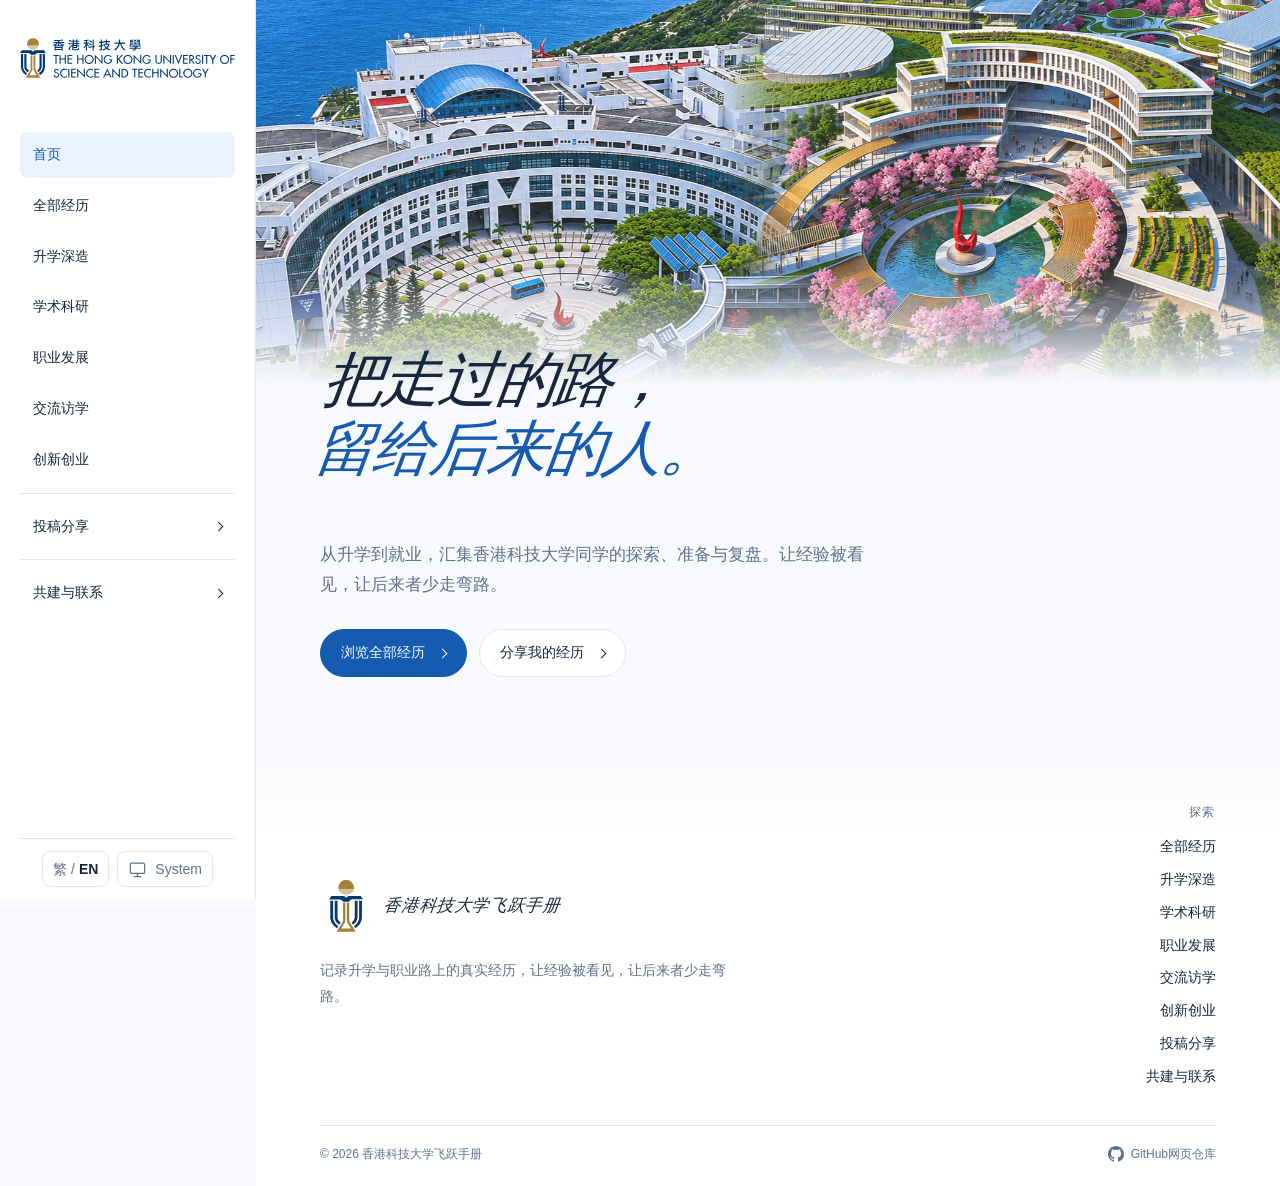
<file: index.html>
<!doctype html>
<html lang="zh-CN">
<head>
<meta charset="utf-8"><meta name="viewport" content="width=device-width,initial-scale=1">
<meta name="description" content="香港科技大学飞跃手册：升学、科研、职业、交流与创业的经历分享。">
<link rel="canonical" href="https://hkust-feiyue.github.io/">
<meta property="og:image" content="./assets/images/hkust-horizontal.svg">
<meta property="og:image:alt" content="香港科技大学飞跃手册">
<meta name="theme-color" content="#f7f9fc">
<title>HKUST Feiyue · 香港科技大学飞跃手册</title>
<script src="./assets/js/theme-init.js"></script>
<style>html[data-language-pending] body{visibility:hidden}</style>
<link rel="preload" as="image" href="./assets/images/hkust-campus.jpg">
<link rel="stylesheet" href="./assets/css/site.css">
<script defer src="./assets/js/i18n.js"></script>
<script defer src="./assets/js/select.js"></script>
<script defer src="./assets/js/site.js"></script>

<link rel="icon" href="./assets/icons/favicon.ico" sizes="any">
<link rel="icon" href="./assets/icons/favicon.svg" type="image/svg+xml">
<link rel="icon" href="./assets/icons/favicon-96x96.png" type="image/png" sizes="96x96">
<link rel="apple-touch-icon" href="./assets/icons/apple-touch-icon.png">
<link rel="manifest" href="./assets/icons/site.webmanifest">
</head>
<body data-pagefind-ignore>
<a class="skip-link" href="#main">跳转到正文</a>
<div class="shell">
<aside class="sidebar" id="sidebar" aria-label="侧边导航"><a class="brand" href="./" aria-label="香港科技大学飞跃手册首页"><img class="brand-logo" src="./assets/images/hkust-horizontal.svg" alt="" width="498" height="94"></a><nav class="nav" id="category-nav" aria-label="主导航"><a href="./" data-view="home">首页</a><a href="./?view=all" data-category="all">全部经历</a><a href="./?category=further-studies" data-category="further-studies" data-category-label="升学深造" data-category-description="升学准备与求学经历">升学深造</a><a href="./?category=research" data-category="research" data-category-label="学术科研" data-category-description="研究实践与学术探索">学术科研</a><a href="./?category=career" data-category="career" data-category-label="职业发展" data-category-description="实习、求职与职业成长">职业发展</a><a href="./?category=exchange" data-category="exchange" data-category-label="交流访学" data-category-description="交流项目与访学经历">交流访学</a><a href="./?category=entrepreneurship" data-category="entrepreneurship" data-category-label="创新创业" data-category-description="创业实践与项目探索">创新创业</a><a href="./submit.html" class="nav-contribute">投稿分享 <span class="link-arrow" aria-hidden="true"></span></a><a href="./community.html" class="nav-community">共建与联系 <span class="link-arrow" aria-hidden="true"></span></a></nav><div class="sidebar-bottom"><button class="sidebar-theme language-toggle" type="button" aria-label="Switch to Traditional Chinese"><span lang="zh-Hant">繁</span><span aria-hidden="true">/</span><span lang="en">EN</span></button><button class="sidebar-theme" id="theme-toggle" type="button" data-mode="system" aria-label="当前为跟随系统，切换到浅色主题"><svg viewBox="0 0 24 24" fill="none" stroke="currentColor" stroke-width="1.6" stroke-linecap="round" stroke-linejoin="round" aria-hidden="true"><g data-theme-icon="system"><rect x="3" y="4" width="18" height="13" rx="2"/><path d="M8 21h8m-4-4v4"/></g><g data-theme-icon="light"><circle cx="12" cy="12" r="4"/><path d="M12 2v2m0 16v2M2 12h2m16 0h2M5 5l1.4 1.4m11.2 11.2L19 19M5 19l1.4-1.4M17.6 6.4 19 5"/></g><g data-theme-icon="dark"><path d="M20.5 14A8.5 8.5 0 0 1 10 3.5 8.5 8.5 0 1 0 20.5 14Z"/></g></svg><span id="theme-label">跟随系统</span></button></div></aside>

<div class="page is-home">
<header class="topbar" aria-label="移动端导航栏">
        <a class="mobile-brand" href="./" aria-label="香港科技大学飞跃手册首页"><img class="mobile-brand-logo" src="./assets/images/hkust-horizontal.svg" alt="" width="498" height="94"></a>
        <button class="icon-button menu-button" id="menu-toggle" type="button" aria-label="打开导航" aria-controls="sidebar" aria-expanded="false"><span class="menu-lines" aria-hidden="true"><span></span><span></span><span></span></span></button>
      </header>
<div class="campus-banner" aria-hidden="true"></div>

<main id="main" class="content">
<script>
  const initialNav = document.querySelector('#category-nav');
  const initialCategory = new URLSearchParams(location.search).get('category');
  const initialActive = document.documentElement.dataset.view === 'home'
    ? initialNav.querySelector('[data-view="home"]')
    : initialNav.querySelector(`[data-category="${CSS.escape(initialCategory || 'all')}"]`) || initialNav.querySelector('[data-category="all"]');
  initialActive.setAttribute('aria-current', 'page');
</script>
<section class="home-intro" id="home-intro" aria-labelledby="hero-title">
          <div class="hero-copy">
            <h1 id="hero-title">把走过的路，<br><em>留给后来的人。</em></h1>
            <p class="lead">从升学到就业，汇集香港科技大学同学的探索、准备与复盘。让经验被看见，让后来者少走弯路。</p>
            <div class="home-actions"><a class="text-link" href="?view=all">浏览全部经历 <span class="link-arrow" aria-hidden="true"></span></a><a class="text-link" href="submit.html">分享我的经历 <span class="link-arrow" aria-hidden="true"></span></a></div>
          </div>
        </section><section class="archive-intro" id="archive-intro" aria-labelledby="stories-heading"><div><p class="eyebrow">EXPERIENCES</p><h1 id="stories-heading">全部经历</h1><p class="lead" id="category-intro">按方向浏览同学分享的升学与职业经验。</p></div><button type="button" class="search-open" aria-keyshortcuts="Control+K Meta+K" aria-label="搜索经历" hidden><svg viewBox="0 0 24 24" width="18" height="18" fill="none" stroke="currentColor" stroke-width="1.8" stroke-linecap="round" aria-hidden="true"><circle cx="10.8" cy="10.8" r="6.8"/><path d="m16 16 4.2 4.2"/></svg><span class="search-label">搜索文章</span><kbd>⌘/Ctrl K</kbd></button></section>
        <section class="section" id="archive-section" aria-labelledby="archive-heading"><div class="section-heading"><div><p class="eyebrow">STORIES</p><h2 id="archive-heading">经验分享</h2></div><div class="section-actions"><div class="filter-summary"><p id="results-count" aria-live="polite">0 篇经历</p><button type="button" id="reset-filters" class="secondary-button">重置筛选</button></div><div class="attribute-filters"><label for="campus-filter">校园<select id="campus-filter"><option value="all">全部校园</option></select></label><div class="year-select"><label for="year-filter">入学年份</label><select id="year-filter" aria-label="按入学年份筛选"><option value="all">全部年份</option></select></div><label for="degree-filter">学位类型<select id="degree-filter"><option value="all">全部学位</option></select></label></div></div></div><div id="articles" class="article-list" aria-live="polite"></div>
<div id="empty-state" class="empty-state" hidden><h3>暂时没有匹配的经历</h3><p>试试其他关键词或筛选条件。</p><a class="text-link" href="./submit.html">分享我的经历<span class="link-arrow"></span></a></div></section>

<script>
  const initialHome = document.documentElement.dataset.view === 'home';
  document.querySelector('.page').classList.toggle('is-home', initialHome);
  document.querySelector('#home-intro').hidden = !initialHome;
  document.querySelector('#archive-intro').hidden = initialHome;
  document.querySelector('#archive-section').hidden = initialHome;
  if (!initialHome && initialActive.dataset.categoryLabel) {
    document.querySelector('#stories-heading').textContent = initialActive.dataset.categoryLabel + '经历';
    document.querySelector('#category-intro').textContent = initialActive.dataset.categoryDescription + '，阅读同学的经验分享。';
  }
</script>
</main>
<footer class="site-footer" data-site-footer aria-label="网站页脚">
<div class="footer-inner">
<div class="footer-grid">
<div class="footer-brand">
<a class="footer-brand-link" href="./"><img class="footer-logo" src="./assets/icons/favicon.svg" alt="" width="52" height="52"><span class="footer-brand-name">香港科技大学飞跃手册</span></a>
<p>记录升学与职业路上的真实经历，让经验被看见，让后来者少走弯路。</p>
</div>
<div><h2 class="footer-title">探索</h2><nav class="footer-links" aria-label="页脚导航"><a href="./?view=all">全部经历</a><a href="./?category=further-studies">升学深造</a><a href="./?category=research">学术科研</a><a href="./?category=career">职业发展</a><a href="./?category=exchange">交流访学</a><a href="./?category=entrepreneurship">创新创业</a><a href="./submit.html">投稿分享</a><a href="./community.html">共建与联系</a></nav></div>
</div>
<div class="footer-bottom"><a class="footer-copyright" href="./community.html">© 2026 香港科技大学飞跃手册</a><a class="footer-github" href="https://github.com/HKUST-Feiyue/HKUST-Feiyue" target="_blank" rel="noopener noreferrer"><svg viewBox="0 0 16 16" fill="currentColor" aria-hidden="true" focusable="false"><path d="M8 0C3.58 0 0 3.58 0 8c0 3.54 2.29 6.53 5.47 7.59.4.07.55-.17.55-.38 0-.19-.01-.82-.01-1.49-2.01.37-2.53-.49-2.69-.94-.09-.23-.48-.94-.82-1.13-.28-.15-.68-.52-.01-.53.63-.01 1.08.58 1.23.82.72 1.21 1.87.87 2.33.66.07-.52.28-.87.51-1.07-1.78-.2-3.64-.89-3.64-3.95 0-.87.31-1.59.82-2.15-.08-.2-.36-1.02.08-2.12 0 0 .67-.21 2.2.82a7.65 7.65 0 0 1 2-.27c.68 0 1.36.09 2 .27 1.53-1.04 2.2-.82 2.2-.82.44 1.1.16 1.92.08 2.12.51.56.82 1.27.82 2.15 0 3.07-1.87 3.75-3.65 3.95.29.25.54.73.54 1.48 0 1.07-.01 1.93-.01 2.2 0 .21.15.46.55.38A8.01 8.01 0 0 0 16 8c0-4.42-3.58-8-8-8"/></svg><span>GitHub网页仓库</span></a></div>
</div>
</footer>

</div>
</div>
<dialog class="search-dialog" id="search-dialog" aria-label="搜索经历"><div class="search-field"><svg viewBox="0 0 24 24" width="18" height="18" fill="none" stroke="currentColor" stroke-width="1.8" stroke-linecap="round" aria-hidden="true"><circle cx="10.8" cy="10.8" r="6.8"/><path d="m16 16 4.2 4.2"/></svg><input id="search" type="search" placeholder="搜索文章全文、标题和关键词…" aria-label="搜索文章" aria-controls="search-results" autocomplete="off"><button type="button" class="search-close" aria-label="关闭搜索">×</button></div><div id="search-results" aria-live="polite"></div></dialog>
</body>
</html>
</file>
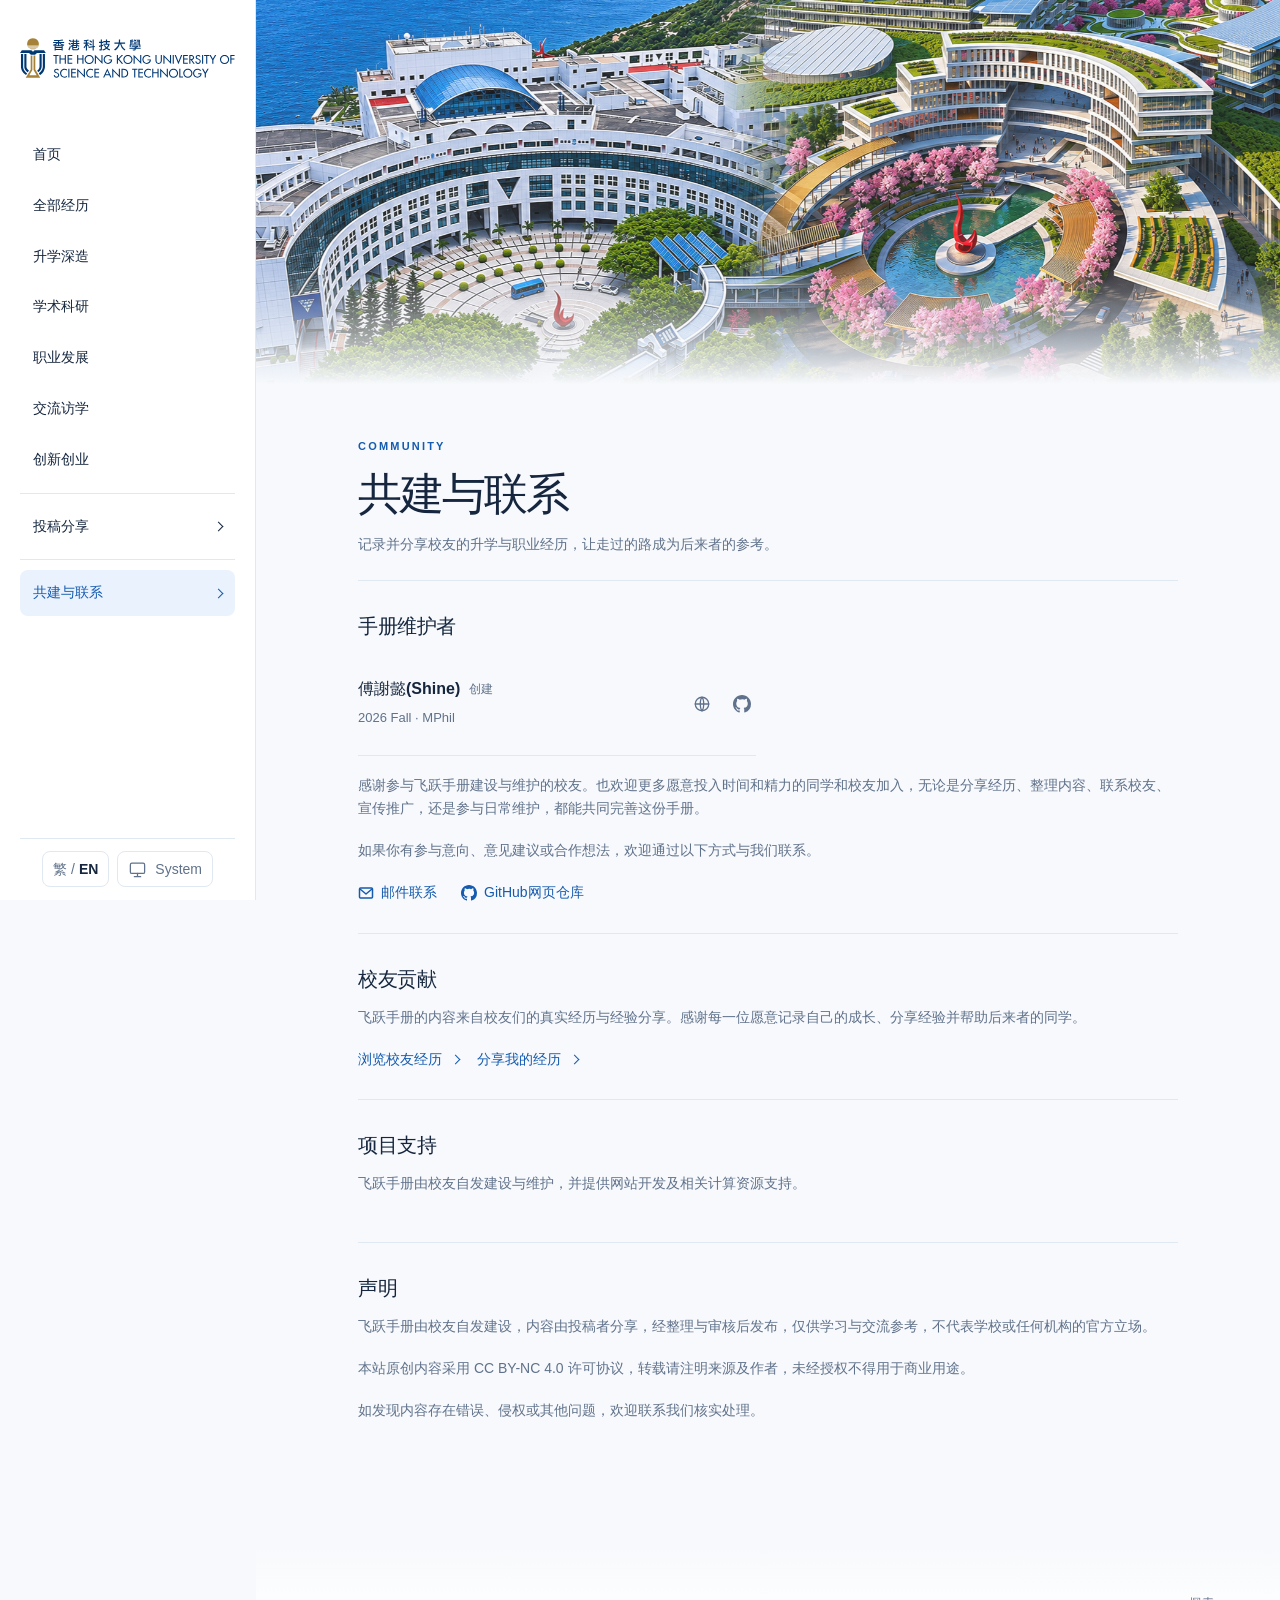
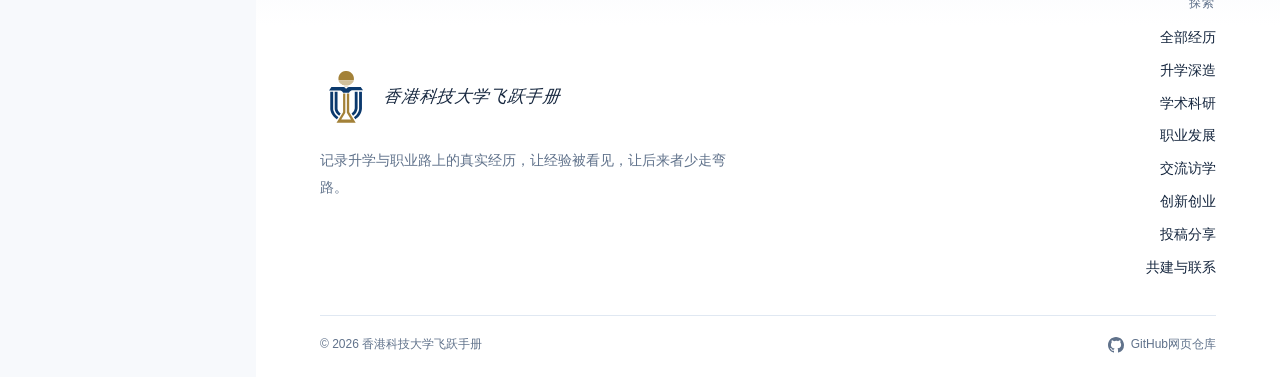
<file: community.html>
<!doctype html>
<html lang="zh-CN">
<head>
<meta charset="utf-8"><meta name="viewport" content="width=device-width,initial-scale=1">
<meta name="description" content="了解香港科技大学飞跃手册的共建校友与联系渠道。">
<meta name="theme-color" content="#f7f9fc">
<title>共建与联系 · HKUST Feiyue</title>
<script src="./assets/js/theme-init.js"></script>
<style>html[data-language-pending] body{visibility:hidden}</style>
<link rel="preload" as="image" href="./assets/images/hkust-campus.jpg">

<link rel="stylesheet" href="./assets/css/site.css">
<script defer src="./assets/js/i18n.js"></script>
<script defer src="./assets/js/select.js"></script>
<script defer src="./assets/js/site.js"></script>



<link rel="expect" href="#main" blocking="render">
<link rel="icon" href="./assets/icons/favicon.ico" sizes="any">
<link rel="icon" href="./assets/icons/favicon.svg" type="image/svg+xml">
<link rel="icon" href="./assets/icons/favicon-96x96.png" type="image/png" sizes="96x96">
<link rel="apple-touch-icon" href="./assets/icons/apple-touch-icon.png">
<link rel="manifest" href="./assets/icons/site.webmanifest">
</head>
<body data-pagefind-ignore>
<a class="skip-link" href="#main">跳转到正文</a>
<div class="shell">
<aside class="sidebar" id="sidebar" aria-label="侧边导航"><a class="brand" href="./" aria-label="香港科技大学飞跃手册首页"><img class="brand-logo" src="./assets/images/hkust-horizontal.svg" alt="" width="498" height="94"></a><nav class="nav" id="category-nav" aria-label="主导航"><a href="./" data-view="home">首页</a><a href="./?view=all" data-category="all">全部经历</a><a href="./?category=further-studies" data-category="further-studies" data-category-label="升学深造" data-category-description="升学准备与求学经历">升学深造</a><a href="./?category=research" data-category="research" data-category-label="学术科研" data-category-description="研究实践与学术探索">学术科研</a><a href="./?category=career" data-category="career" data-category-label="职业发展" data-category-description="实习、求职与职业成长">职业发展</a><a href="./?category=exchange" data-category="exchange" data-category-label="交流访学" data-category-description="交流项目与访学经历">交流访学</a><a href="./?category=entrepreneurship" data-category="entrepreneurship" data-category-label="创新创业" data-category-description="创业实践与项目探索">创新创业</a><a href="./submit.html" class="nav-contribute">投稿分享 <span class="link-arrow" aria-hidden="true"></span></a><a href="./community.html" class="nav-community" aria-current="page">共建与联系 <span class="link-arrow" aria-hidden="true"></span></a></nav><div class="sidebar-bottom"><button class="sidebar-theme language-toggle" type="button" aria-label="Switch to Traditional Chinese"><span lang="zh-Hant">繁</span><span aria-hidden="true">/</span><span lang="en">EN</span></button><button class="sidebar-theme" id="theme-toggle" type="button" data-mode="system" aria-label="当前为跟随系统，切换到浅色主题"><svg viewBox="0 0 24 24" fill="none" stroke="currentColor" stroke-width="1.6" stroke-linecap="round" stroke-linejoin="round" aria-hidden="true"><g data-theme-icon="system"><rect x="3" y="4" width="18" height="13" rx="2"/><path d="M8 21h8m-4-4v4"/></g><g data-theme-icon="light"><circle cx="12" cy="12" r="4"/><path d="M12 2v2m0 16v2M2 12h2m16 0h2M5 5l1.4 1.4m11.2 11.2L19 19M5 19l1.4-1.4M17.6 6.4 19 5"/></g><g data-theme-icon="dark"><path d="M20.5 14A8.5 8.5 0 0 1 10 3.5 8.5 8.5 0 1 0 20.5 14Z"/></g></svg><span id="theme-label">跟随系统</span></button></div></aside>

<div class="page">
<header class="topbar" aria-label="移动端导航栏">
        <a class="mobile-brand" href="./" aria-label="香港科技大学飞跃手册首页"><img class="mobile-brand-logo" src="./assets/images/hkust-horizontal.svg" alt="" width="498" height="94"></a>
        <button class="icon-button menu-button" id="menu-toggle" type="button" aria-label="打开导航" aria-controls="sidebar" aria-expanded="false"><span class="menu-lines" aria-hidden="true"><span></span><span></span><span></span></span></button>
      </header>
<div class="campus-banner" aria-hidden="true"></div>

<main id="main" class="content">
<section class="submit-intro" aria-labelledby="community-title"><p class="eyebrow">COMMUNITY</p><h1 id="community-title">共建与联系</h1><p class="lead">记录并分享校友的升学与职业经历，让走过的路成为后来者的参考。</p></section>
<div class="community-content">
<section class="community-section" aria-labelledby="members-heading">
<h2 id="members-heading">手册维护者</h2>
<div class="community-people">
<div class="community-person"><div class="community-person-info"><h3 class="community-person-name">傅謝懿(Shine)<span class="community-role">创建</span></h3><p>2026 Fall · MPhil</p></div><div class="community-person-links"><a href="https://www.futseyi.com/" target="_blank" rel="noopener noreferrer" aria-label="傅謝懿(Shine)的个人网页" title="个人网页"><svg viewBox="0 0 24 24" fill="none" stroke="currentColor" stroke-width="1.7" stroke-linecap="round" stroke-linejoin="round" aria-hidden="true"><circle cx="12" cy="12" r="9"/><path d="M3 12h18M12 3c3 3 3 15 0 18M12 3c-3 3-3 15 0 18"/></svg></a><a href="https://github.com/FuTseYi" target="_blank" rel="noopener noreferrer" aria-label="傅謝懿(Shine)的 GitHub" title="GitHub"><svg viewBox="0 0 16 16" fill="currentColor" aria-hidden="true"><path d="M8 0C3.58 0 0 3.58 0 8c0 3.54 2.29 6.53 5.47 7.59.4.07.55-.17.55-.38 0-.19-.01-.82-.01-1.49-2.01.37-2.53-.49-2.69-.94-.09-.23-.48-.94-.82-1.13-.28-.15-.68-.52-.01-.53.63-.01 1.08.58 1.23.82.72 1.21 1.87.87 2.33.66.07-.52.28-.87.51-1.07-1.78-.2-3.64-.89-3.64-3.95 0-.87.31-1.59.82-2.15-.08-.2-.36-1.02.08-2.12 0 0 .67-.21 2.2.82a7.65 7.65 0 0 1 2-.27c.68 0 1.36.09 2 .27 1.53-1.04 2.2-.82 2.2-.82.44 1.1.16 1.92.08 2.12.51.56.82 1.27.82 2.15 0 3.07-1.87 3.75-3.65 3.95.29.25.54.73.54 1.48 0 1.07-.01 1.93-.01 2.2 0 .21.15.46.55.38A8.01 8.01 0 0 0 16 8c0-4.42-3.58-8-8-8"/></svg></a></div></div>
</div>
<p>感谢参与飞跃手册建设与维护的校友。也欢迎更多愿意投入时间和精力的同学和校友加入，无论是分享经历、整理内容、联系校友、宣传推广，还是参与日常维护，都能共同完善这份手册。</p><p>如果你有参与意向、意见建议或合作想法，欢迎通过以下方式与我们联系。</p><div class="community-contact"><a class="footer-github" href="mailto:hello@futseyi.com"><svg viewBox="0 0 16 16" fill="none" stroke="currentColor" stroke-width="1.5" stroke-linejoin="round" aria-hidden="true" focusable="false"><rect x="1.5" y="3" width="13" height="10" rx="1"/><path d="m2 4 6 5 6-5"/></svg><span>邮件联系</span></a><a class="footer-github" href="https://github.com/HKUST-Feiyue/HKUST-Feiyue" target="_blank" rel="noopener noreferrer"><svg viewBox="0 0 16 16" fill="currentColor" aria-hidden="true" focusable="false"><path d="M8 0C3.58 0 0 3.58 0 8c0 3.54 2.29 6.53 5.47 7.59.4.07.55-.17.55-.38 0-.19-.01-.82-.01-1.49-2.01.37-2.53-.49-2.69-.94-.09-.23-.48-.94-.82-1.13-.28-.15-.68-.52-.01-.53.63-.01 1.08.58 1.23.82.72 1.21 1.87.87 2.33.66.07-.52.28-.87.51-1.07-1.78-.2-3.64-.89-3.64-3.95 0-.87.31-1.59.82-2.15-.08-.2-.36-1.02.08-2.12 0 0 .67-.21 2.2.82a7.65 7.65 0 0 1 2-.27c.68 0 1.36.09 2 .27 1.53-1.04 2.2-.82 2.2-.82.44 1.1.16 1.92.08 2.12.51.56.82 1.27.82 2.15 0 3.07-1.87 3.75-3.65 3.95.29.25.54.73.54 1.48 0 1.07-.01 1.93-.01 2.2 0 .21.15.46.55.38A8.01 8.01 0 0 0 16 8c0-4.42-3.58-8-8-8"/></svg><span>GitHub网页仓库</span></a></div></section>
<section class="community-section" aria-labelledby="alumni-heading"><h2 id="alumni-heading">校友贡献</h2><p>飞跃手册的内容来自校友们的真实经历与经验分享。感谢每一位愿意记录自己的成长、分享经验并帮助后来者的同学。</p><div class="community-links"><a href="./?view=all">浏览校友经历 <span class="link-arrow" aria-hidden="true"></span></a><a href="./submit.html">分享我的经历 <span class="link-arrow" aria-hidden="true"></span></a></div></section>
<section class="community-section" aria-labelledby="support-heading"><h2 id="support-heading">项目支持</h2><p>飞跃手册由校友自发建设与维护，并提供网站开发及相关计算资源支持。</p></section>
<section class="community-section community-statement" aria-labelledby="statement-heading"><h2 id="statement-heading">声明</h2><p>飞跃手册由校友自发建设，内容由投稿者分享，经整理与审核后发布，仅供学习与交流参考，不代表学校或任何机构的官方立场。</p><p>本站原创内容采用 <a href="https://creativecommons.org/licenses/by-nc/4.0/" target="_blank" rel="noopener noreferrer">CC BY-NC 4.0</a> 许可协议，转载请注明来源及作者，未经授权不得用于商业用途。</p><p>如发现内容存在错误、侵权或其他问题，欢迎联系我们核实处理。</p></section>
</div>
</main>
<footer class="site-footer" data-site-footer aria-label="网站页脚">
<div class="footer-inner">
<div class="footer-grid">
<div class="footer-brand">
<a class="footer-brand-link" href="./"><img class="footer-logo" src="./assets/icons/favicon.svg" alt="" width="52" height="52"><span class="footer-brand-name">香港科技大学飞跃手册</span></a>
<p>记录升学与职业路上的真实经历，让经验被看见，让后来者少走弯路。</p>
</div>
<div><h2 class="footer-title">探索</h2><nav class="footer-links" aria-label="页脚导航"><a href="./?view=all">全部经历</a><a href="./?category=further-studies">升学深造</a><a href="./?category=research">学术科研</a><a href="./?category=career">职业发展</a><a href="./?category=exchange">交流访学</a><a href="./?category=entrepreneurship">创新创业</a><a href="./submit.html">投稿分享</a><a href="./community.html">共建与联系</a></nav></div>
</div>
<div class="footer-bottom"><a class="footer-copyright" href="./community.html">© 2026 香港科技大学飞跃手册</a><a class="footer-github" href="https://github.com/HKUST-Feiyue/HKUST-Feiyue" target="_blank" rel="noopener noreferrer"><svg viewBox="0 0 16 16" fill="currentColor" aria-hidden="true" focusable="false"><path d="M8 0C3.58 0 0 3.58 0 8c0 3.54 2.29 6.53 5.47 7.59.4.07.55-.17.55-.38 0-.19-.01-.82-.01-1.49-2.01.37-2.53-.49-2.69-.94-.09-.23-.48-.94-.82-1.13-.28-.15-.68-.52-.01-.53.63-.01 1.08.58 1.23.82.72 1.21 1.87.87 2.33.66.07-.52.28-.87.51-1.07-1.78-.2-3.64-.89-3.64-3.95 0-.87.31-1.59.82-2.15-.08-.2-.36-1.02.08-2.12 0 0 .67-.21 2.2.82a7.65 7.65 0 0 1 2-.27c.68 0 1.36.09 2 .27 1.53-1.04 2.2-.82 2.2-.82.44 1.1.16 1.92.08 2.12.51.56.82 1.27.82 2.15 0 3.07-1.87 3.75-3.65 3.95.29.25.54.73.54 1.48 0 1.07-.01 1.93-.01 2.2 0 .21.15.46.55.38A8.01 8.01 0 0 0 16 8c0-4.42-3.58-8-8-8"/></svg><span>GitHub网页仓库</span></a></div>
</div>
</footer>

</div>
</div>
</body>
</html>
</file>
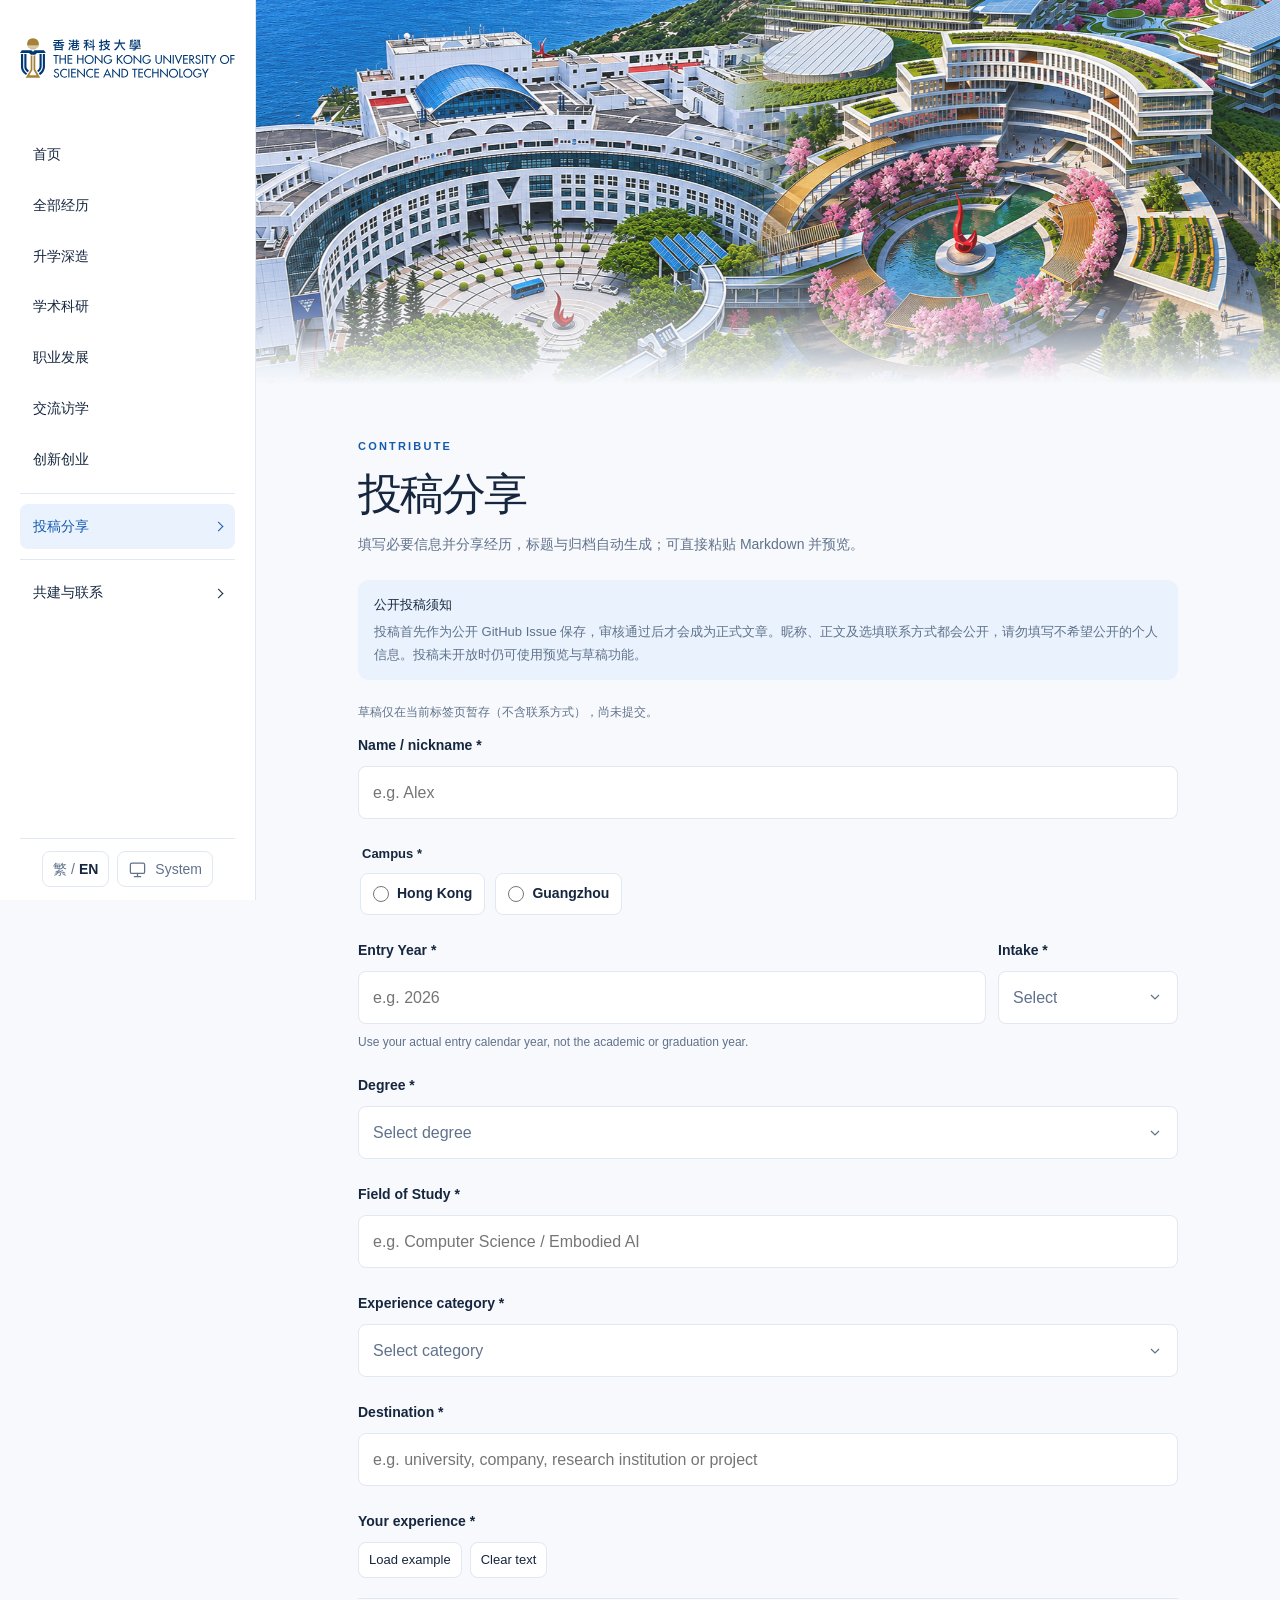
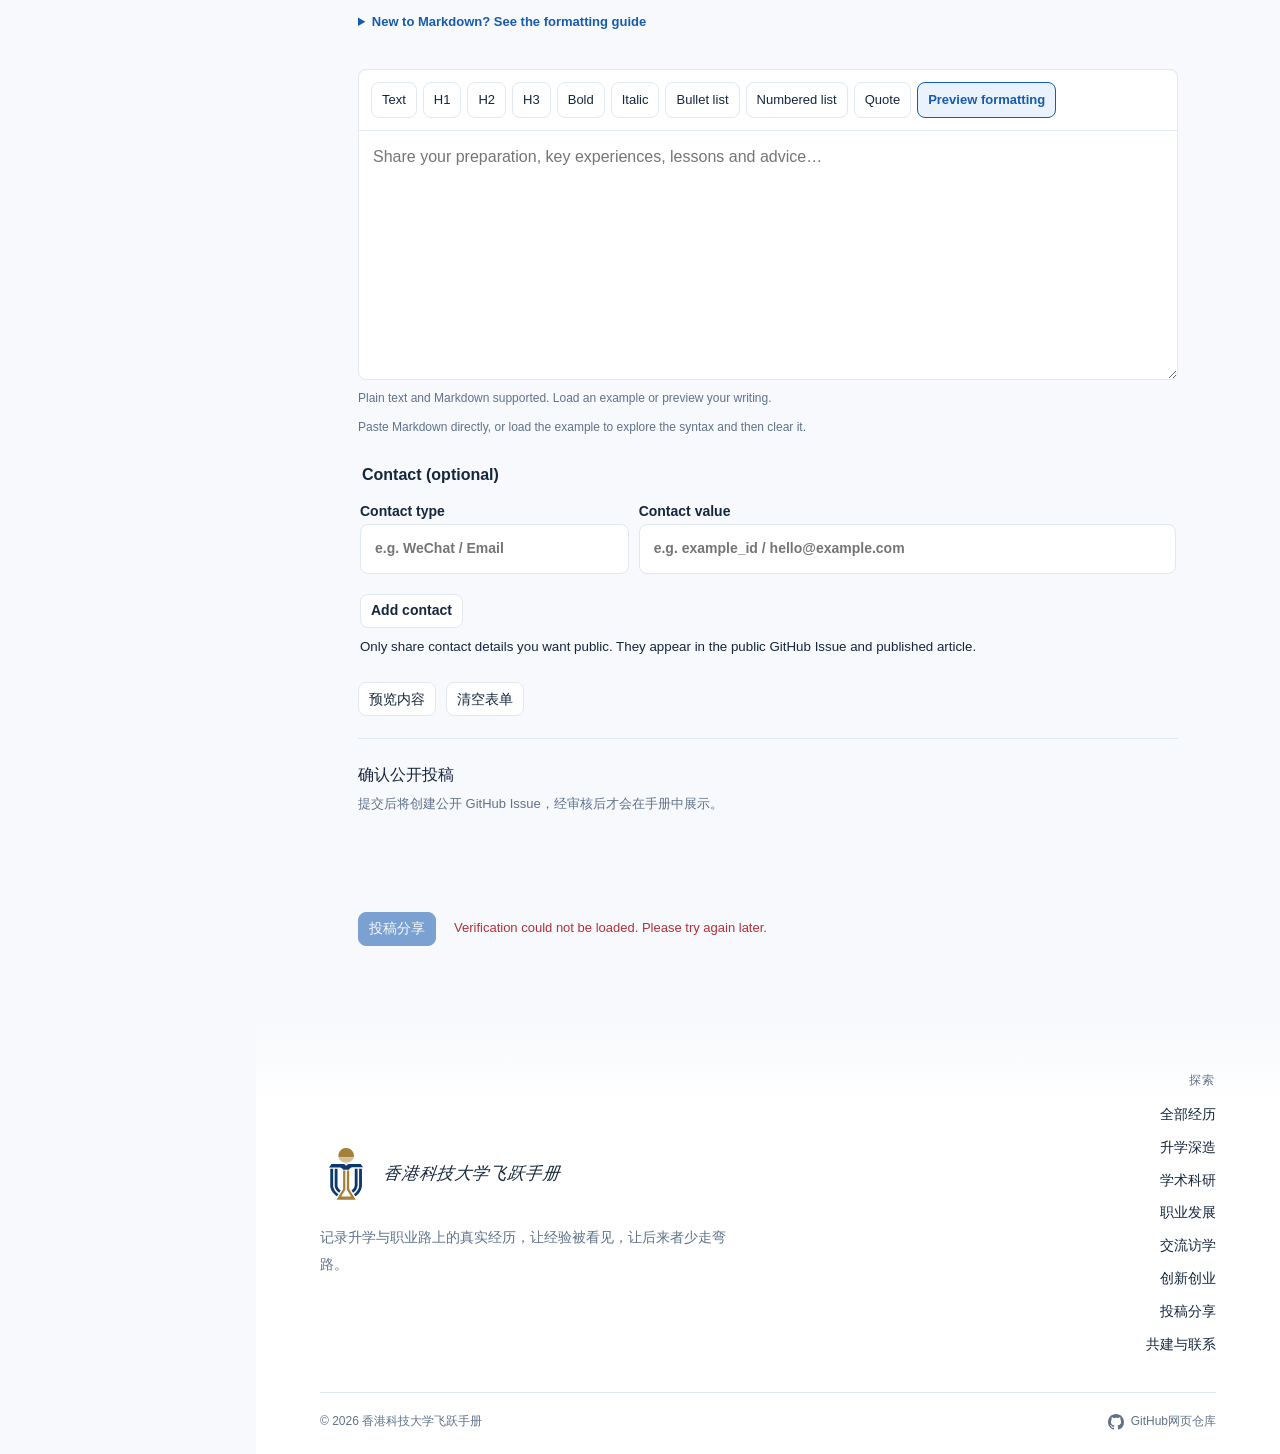
<file: submit.html>
<!doctype html>
<html lang="zh-CN">
<head>
<meta charset="utf-8"><meta name="viewport" content="width=device-width,initial-scale=1">
<meta name="description" content="向香港科技大学飞跃手册分享你的经历。">
<meta name="theme-color" content="#f7f9fc">
<title>分享经历 · HKUST Feiyue</title>
<script src="./assets/js/theme-init.js"></script>
<style>html[data-language-pending] body{visibility:hidden}</style>
<link rel="preload" as="image" href="./assets/images/hkust-campus.jpg">

<link rel="stylesheet" href="./assets/css/site.css">
<script defer src="./assets/js/i18n.js"></script>
<script defer src="./assets/js/select.js"></script>
<script defer src="./assets/js/site.js"></script>

<script defer src="./assets/js/vendor/marked.umd.js"></script>
<script defer src="./assets/js/vendor/purify.min.js"></script>
<script defer src="./assets/js/submission-config.js"></script>
<script defer src="./assets/js/submit.js"></script>

<link rel="expect" href="#main" blocking="render">
<link rel="icon" href="./assets/icons/favicon.ico" sizes="any">
<link rel="icon" href="./assets/icons/favicon.svg" type="image/svg+xml">
<link rel="icon" href="./assets/icons/favicon-96x96.png" type="image/png" sizes="96x96">
<link rel="apple-touch-icon" href="./assets/icons/apple-touch-icon.png">
<link rel="manifest" href="./assets/icons/site.webmanifest">
</head>
<body data-pagefind-ignore>
<a class="skip-link" href="#main">跳转到正文</a>
<div class="shell">
<aside class="sidebar" id="sidebar" aria-label="侧边导航"><a class="brand" href="./" aria-label="香港科技大学飞跃手册首页"><img class="brand-logo" src="./assets/images/hkust-horizontal.svg" alt="" width="498" height="94"></a><nav class="nav" id="category-nav" aria-label="主导航"><a href="./" data-view="home">首页</a><a href="./?view=all" data-category="all">全部经历</a><a href="./?category=further-studies" data-category="further-studies" data-category-label="升学深造" data-category-description="升学准备与求学经历">升学深造</a><a href="./?category=research" data-category="research" data-category-label="学术科研" data-category-description="研究实践与学术探索">学术科研</a><a href="./?category=career" data-category="career" data-category-label="职业发展" data-category-description="实习、求职与职业成长">职业发展</a><a href="./?category=exchange" data-category="exchange" data-category-label="交流访学" data-category-description="交流项目与访学经历">交流访学</a><a href="./?category=entrepreneurship" data-category="entrepreneurship" data-category-label="创新创业" data-category-description="创业实践与项目探索">创新创业</a><a href="./submit.html" class="nav-contribute" aria-current="page">投稿分享 <span class="link-arrow" aria-hidden="true"></span></a><a href="./community.html" class="nav-community">共建与联系 <span class="link-arrow" aria-hidden="true"></span></a></nav><div class="sidebar-bottom"><button class="sidebar-theme language-toggle" type="button" aria-label="Switch to Traditional Chinese"><span lang="zh-Hant">繁</span><span aria-hidden="true">/</span><span lang="en">EN</span></button><button class="sidebar-theme" id="theme-toggle" type="button" data-mode="system" aria-label="当前为跟随系统，切换到浅色主题"><svg viewBox="0 0 24 24" fill="none" stroke="currentColor" stroke-width="1.6" stroke-linecap="round" stroke-linejoin="round" aria-hidden="true"><g data-theme-icon="system"><rect x="3" y="4" width="18" height="13" rx="2"/><path d="M8 21h8m-4-4v4"/></g><g data-theme-icon="light"><circle cx="12" cy="12" r="4"/><path d="M12 2v2m0 16v2M2 12h2m16 0h2M5 5l1.4 1.4m11.2 11.2L19 19M5 19l1.4-1.4M17.6 6.4 19 5"/></g><g data-theme-icon="dark"><path d="M20.5 14A8.5 8.5 0 0 1 10 3.5 8.5 8.5 0 1 0 20.5 14Z"/></g></svg><span id="theme-label">跟随系统</span></button></div></aside>

<div class="page">
<header class="topbar" aria-label="移动端导航栏">
        <a class="mobile-brand" href="./" aria-label="香港科技大学飞跃手册首页"><img class="mobile-brand-logo" src="./assets/images/hkust-horizontal.svg" alt="" width="498" height="94"></a>
        <button class="icon-button menu-button" id="menu-toggle" type="button" aria-label="打开导航" aria-controls="sidebar" aria-expanded="false"><span class="menu-lines" aria-hidden="true"><span></span><span></span><span></span></span></button>
      </header>
<div class="campus-banner" aria-hidden="true"></div>

<main id="main" class="content">
<section class="submit-intro"><p class="eyebrow">CONTRIBUTE</p><h1>投稿分享</h1><p class="lead">填写必要信息并分享经历，标题与归档自动生成；可直接粘贴 Markdown 并预览。</p></section>
<section class="form-wrap"><div class="notice"><strong>公开投稿须知</strong><p>投稿首先作为公开 GitHub Issue 保存，审核通过后才会成为正式文章。昵称、正文及选填联系方式都会公开，请勿填写不希望公开的个人信息。投稿未开放时仍可使用预览与草稿功能。</p></div>
<p class="field-hint" id="draft-status" role="status">草稿仅在当前标签页暂存（不含联系方式），尚未提交。</p><form id="submission-form"><div id="dynamic-fields"></div><div class="form-actions"><button class="secondary-button" type="button" id="preview-button">预览内容</button><button class="secondary-button" type="reset">清空表单</button></div><section class="submission-checkpoint" aria-label="确认投稿"><div class="submission-checkpoint-heading"><strong>确认公开投稿</strong><p>提交后将创建公开 GitHub Issue，经审核后才会在手册中展示。</p></div><div id="submission-turnstile" class="submission-turnstile" hidden></div><div class="submission-checkpoint-actions"><button class="primary-button" type="button" id="submit-button" aria-describedby="submission-status" disabled>投稿分享</button><p id="submission-status" role="status" aria-live="polite" data-state="info">正在加载投稿验证…</p></div></section></form><section id="preview" class="preview" hidden aria-label="投稿预览"><h2>投稿预览</h2><article id="preview-text" class="article-page"></article></section></section>
</main>
<footer class="site-footer" data-site-footer aria-label="网站页脚">
<div class="footer-inner">
<div class="footer-grid">
<div class="footer-brand">
<a class="footer-brand-link" href="./"><img class="footer-logo" src="./assets/icons/favicon.svg" alt="" width="52" height="52"><span class="footer-brand-name">香港科技大学飞跃手册</span></a>
<p>记录升学与职业路上的真实经历，让经验被看见，让后来者少走弯路。</p>
</div>
<div><h2 class="footer-title">探索</h2><nav class="footer-links" aria-label="页脚导航"><a href="./?view=all">全部经历</a><a href="./?category=further-studies">升学深造</a><a href="./?category=research">学术科研</a><a href="./?category=career">职业发展</a><a href="./?category=exchange">交流访学</a><a href="./?category=entrepreneurship">创新创业</a><a href="./submit.html">投稿分享</a><a href="./community.html">共建与联系</a></nav></div>
</div>
<div class="footer-bottom"><a class="footer-copyright" href="./community.html">© 2026 香港科技大学飞跃手册</a><a class="footer-github" href="https://github.com/HKUST-Feiyue/HKUST-Feiyue" target="_blank" rel="noopener noreferrer"><svg viewBox="0 0 16 16" fill="currentColor" aria-hidden="true" focusable="false"><path d="M8 0C3.58 0 0 3.58 0 8c0 3.54 2.29 6.53 5.47 7.59.4.07.55-.17.55-.38 0-.19-.01-.82-.01-1.49-2.01.37-2.53-.49-2.69-.94-.09-.23-.48-.94-.82-1.13-.28-.15-.68-.52-.01-.53.63-.01 1.08.58 1.23.82.72 1.21 1.87.87 2.33.66.07-.52.28-.87.51-1.07-1.78-.2-3.64-.89-3.64-3.95 0-.87.31-1.59.82-2.15-.08-.2-.36-1.02.08-2.12 0 0 .67-.21 2.2.82a7.65 7.65 0 0 1 2-.27c.68 0 1.36.09 2 .27 1.53-1.04 2.2-.82 2.2-.82.44 1.1.16 1.92.08 2.12.51.56.82 1.27.82 2.15 0 3.07-1.87 3.75-3.65 3.95.29.25.54.73.54 1.48 0 1.07-.01 1.93-.01 2.2 0 .21.15.46.55.38A8.01 8.01 0 0 0 16 8c0-4.42-3.58-8-8-8"/></svg><span>GitHub网页仓库</span></a></div>
</div>
</footer>

</div>
</div>
</body>
</html>
</file>
<file: assets/css/site.css>
:root {
  color-scheme: light;
  --control-radius: 8px;
  --control-height: 44px;
  --bg: #f7f9fc;
  --surface: #fff;
  --text: #15263e;
  --muted: #60728b;
  --line: #e0e8f2;
  --accent: #155baf;
  --soft: #e9f2fd;
  --sidebar: 256px;
  font-family: Inter,-apple-system,BlinkMacSystemFont,"Segoe UI","PingFang TC","Microsoft JhengHei","PingFang SC","Microsoft YaHei",sans-serif;
  --reading-font: -apple-system,BlinkMacSystemFont,"Segoe UI","PingFang TC","Microsoft JhengHei","Microsoft YaHei",sans-serif;
  --serif: Georgia,"Noto Serif TC","Source Han Serif TC","Songti TC","PMingLiU",serif;
  font-synthesis: none;
  --banner-tint: linear-gradient(110deg,rgba(246,250,255,.12),rgba(246,250,255,.08));
}

* {
  box-sizing: border-box;
}

html {
  scroll-behavior: auto;
  scroll-padding-top: 24px;
}

body {
  margin: 0;
  background: var(--bg);
  color: var(--text);
  line-height: 1.7;
}

a {
  color: inherit;
  text-decoration: none;
}

button, input, select, textarea {
  font: inherit;
}

button, a, input, select, textarea {
  -webkit-tap-highlight-color: transparent;
}

button {
  cursor: pointer;
}

button:focus-visible, a:focus-visible, input:focus-visible, select:focus-visible, textarea:focus-visible {
  outline: 2px solid var(--accent);
  outline-offset: 3px;
}

[data-theme=dark] {
  color-scheme: dark;
  --bg: #0b1424;
  --surface: #111e32;
  --text: #edf4ff;
  --muted: #a6b8cf;
  --line: #283b55;
  --accent: #7bb6ff;
  --soft: #172d4c;
  --banner-tint: linear-gradient(110deg,rgba(4,17,38,.24),rgba(4,17,38,.16));
}

.shell {
  display: flex;
  min-height: 100vh;
}

.sidebar {
  position: fixed;
  inset: 0 auto 0 0;
  width: var(--sidebar);
  height: 100vh;
  flex: none;
  border-right: 1px solid var(--line);
  padding: 32px 20px 4px;
  display: flex;
  flex-direction: column;
  background: var(--surface);
  overflow-y: auto;
}

.brand {
  display: flex;
  align-items: center;
  flex: none;
  min-height: 52px;
  margin-bottom: 48px;
}

.nav {
  display: grid;
  gap: 5px;
}

.nav a {
  display: block;
  padding: 11px 13px;
  border-radius: var(--control-radius);
  font-size: 14px;
  transition: background .2s;
}

.nav a:hover, .nav a[aria-current="page"] {
  background: var(--soft);
}

.nav a[aria-current] {
  color: var(--accent);
  font-weight: 650;
}

.sidebar-bottom {
  display: flex;
  align-items: center;
  justify-content: center;
  margin-top: auto;
  padding: 12px 0 9px;
  gap: 8px;
  border-top: 1px solid var(--line);
}

.page {
  min-width: 0;
  flex: 1;
  margin-left: var(--sidebar);
  position: relative;
  display: flex;
  flex-direction: column;
  min-height: 100vh;
  background: var(--bg);
  color: var(--text);
}

.page .topbar {
  display: none;
  border: 0;
}

.icon-button {
  border: 0;
  background: none;
  color: var(--text);
  font-size: 23px;
  padding: 5px;
}

.menu-button, .mobile-brand {
  display: none;
}

.content {
  max-width: 1600px;
  margin: auto;
  padding: 0 clamp(30px,5vw,96px);
}

.eyebrow {
  color: var(--accent);
  font-size: 11px;
  letter-spacing: .2em;
  font-weight: 700;
}

.submit-intro h1 {
  letter-spacing: -.045em;
  line-height: 1.27;
  font-weight: 500;
  font-family: var(--serif);
  font-size: clamp(30px,3.6vw,44px);
  margin: 10px 0;
}

.submit-intro h1 em {
  color: var(--accent);
  font-style: normal;
}

.lead {
  font-size: clamp(15px,1.4vw,18px);
  color: var(--muted);
  max-width: 600px;
}

.text-link {
  display: inline-block;
  color: var(--accent);
  font-weight: 650;
  font-size: 14px;
  margin-top: 22px;
}

.section {
  padding: 75px 0;
}

.section-heading {
  display: flex;
  flex-wrap: wrap;
  justify-content: space-between;
  align-items: end;
  gap: 20px;
  margin-bottom: 30px;
}

.section-heading h2 {
  font-family: var(--serif);
  font-size: 30px;
  font-weight: 500;
  margin: 8px 0 0;
}

.section-actions {
  display: flex;
  margin-left: auto;
  max-width: 100%;
  flex-direction: column;
  flex-wrap: wrap;
  align-items: flex-end;
  gap: 8px;
}

.section-actions>p {
  font-size: 13px;
  color: var(--muted);
  margin: 0;
}

.year-select select, .field input, .field select, .field textarea {
  width: 100%;
  border: 1px solid var(--line);
  background: var(--surface);
  color: var(--text);
  border-radius: var(--control-radius);
  padding: 12px 14px;
  outline: none;
}

.year-select select:focus, .field input:focus, .field select:focus, .field textarea:focus {
  border-color: var(--accent);
}

.search-open {
  display: flex;
  align-items: center;
  gap: 10px;
  flex: none;
  min-width: 0;
  min-height: 40px;
  padding: 8px 0;
  border: 0;
  border-bottom: 1px solid var(--line);
  background: transparent;
  color: var(--muted);
  font: inherit;
  font-size: 13px;
  text-align: left;
  cursor: pointer;
}

.search-open:hover, .search-open:focus-visible {
  color: var(--accent);
}

.search-label {
  white-space: nowrap;
}

.search-open kbd {
  font: inherit;
  font-size: 11px;
}

.search-dialog {
  position: fixed;
  inset: 0 0 0 var(--sidebar);
  width: calc(100% - var(--sidebar));
  max-width: none;
  height: var(--search-viewport-height,100dvh);
  max-height: none;
  margin: 0;
  padding: 32px clamp(24px,4vw,64px);
  border: 0;
  border-radius: 0;
  background: transparent;
  color: var(--text);
  overflow: hidden;
}
html:has(.search-dialog[open]) { overflow: hidden; }
html:has(.search-dialog[open]) :is(main, .site-footer, .campus-banner) { visibility: hidden; }
.search-dialog>.search-field, .search-dialog>#search-results {
  width: min(680px,100%);
  margin-inline: auto;
  border: 1px solid var(--line);
  border-radius: 14px;
  background: color-mix(in srgb,var(--surface) 82%,transparent);
  backdrop-filter: blur(18px);
  -webkit-backdrop-filter: blur(18px);
}
.search-dialog>#search-results { margin-top: 12px; overscroll-behavior-y: contain; }

.search-dialog[open] {
  display: flex;
  flex-direction: column;
}

.search-dialog::backdrop {
  background: linear-gradient(to right,transparent var(--sidebar),color-mix(in srgb,var(--bg) 25%,transparent) var(--sidebar));
}

.search-field {
  display: flex;
  align-items: center;
  gap: 12px;
  flex: none;
  min-height: 44px;
  padding: 0 14px;
}

.search-field svg {
  flex: none;
  color: var(--muted);
}

.search-field input {
  flex: 1;
  min-width: 0;
  height: 44px;
  padding: 0;
  border: 0;
  background: transparent;
  color: var(--text);
  font: inherit;
  font-size: 16px;
}

.search-field input:focus {
  outline: none;
}

.search-field input::placeholder {
  color: var(--muted);
}

.search-field input::-webkit-search-cancel-button {
  display: none;
}

.search-close {
  display: flex;
  align-items: center;
  justify-content: center;
  width: 30px;
  height: 36px;
  padding: 0;
  flex: none;
  border: 0;
  border-radius: 7px;
  background: transparent;
  color: var(--muted);
  font: 24px/1 system-ui,-apple-system,BlinkMacSystemFont,"Segoe UI",sans-serif;
  cursor: pointer;
}

.search-close:hover, .search-close:focus-visible {
  color: var(--text);
  background: var(--surface);
}

#search-results {
  min-height: 0;
  overflow-y: auto;
  scrollbar-width: none;
  border-top: 1px solid var(--line);
}

#search-results:empty {
  display: none;
}

#search-results::-webkit-scrollbar {
  display: none;
}

.search-dialog:not(:has(#search-results ul)) .scroll-hint {
  display: none;
}

.scroll-hint {
  display: flex;
  justify-content: center;
  align-items: center;
  flex: none;
  height: 20px;
  color: var(--muted);
  visibility: hidden;
}

.scroll-hint.is-visible {
  visibility: visible;
}

.scroll-hint::before {
  content: "";
  width: 7px;
  height: 7px;
  border-right: 1.5px solid currentColor;
  border-bottom: 1.5px solid currentColor;
  transform: rotate(45deg);
}

.scroll-hint.is-visible::before {
  animation: scroll-hint 1.4s ease-in-out infinite;
}

@keyframes scroll-hint {
  50% { transform: translateY(3px) rotate(45deg); }
}

#search-results:not(:empty) {
  padding: 10px 16px;
  color: var(--muted);
  font-size: 13px;
}

.search-summary {
  padding: 2px 2px 8px;
  color: var(--muted);
  font-size: 11px;
  font-weight: 600;
}

#search-results ul {
  list-style: none;
  margin: 0;
  padding: 0;
}

#search-results li+li {
  border-top: 1px solid var(--line);
}

#search-results li a {
  display: block;
  padding: 10px 2px;
  border-radius: 8px;
  color: var(--text);
  font-size: 15px;
  line-height: 1.5;
}

.search-title {
  display: block;
  font-weight: 600;
}

#search-results li a:hover, #search-results li a:focus-visible {
  color: var(--accent);
}

.search-match {
  display: -webkit-box;
  -webkit-box-orient: vertical;
  -webkit-line-clamp: 2;
  overflow: hidden;
  margin-top: 3px;
  color: var(--muted);
  font-size: 12px;
  font-weight: 400;
  line-height: 1.5;
  overflow-wrap: anywhere;
}

#search-results mark {
  background: transparent;
  color: var(--accent);
  font-weight: 700;
}

.year-select {
  min-width: 0;
}

.select-control {
  position: relative;
  min-width: 0;
}

.select-control .select-native {
  position: absolute;
  width: 1px;
  height: 1px;
  padding: 0;
  border: 0;
  clip-path: inset(50%);
  overflow: hidden;
}

.select-trigger {
  display: flex;
  align-items: center;
  justify-content: space-between;
  gap: 16px;
  width: 100%;
  min-height: var(--control-height);
  padding: 12px 14px;
  border: 1px solid var(--line);
  border-radius: var(--control-radius);
  background: var(--surface);
  color: var(--text);
  font: inherit;
  text-align: left;
  cursor: pointer;
}

.select-value {
  min-width: 0;
  overflow: hidden;
  text-overflow: ellipsis;
  white-space: nowrap;
}

.select-trigger svg {
  width: 16px;
  height: 16px;
  flex: none;
  color: var(--muted);
  transition: transform .16s;
}

.select-trigger[aria-expanded=true] svg {
  transform: rotate(180deg);
}

.select-trigger:hover, .select-trigger[aria-expanded=true] {
  border-color: var(--accent);
}

.select-trigger.is-placeholder {
  color: var(--muted);
}

.select-options[popover] {
  position: fixed;
  inset: auto;
  margin: 0;
  padding: 6px;
  min-width: 0;
  border: 1px solid var(--line);
  border-radius: var(--control-radius);
  background: var(--surface);
  color: var(--text);
  box-shadow: 0 12px 32px rgba(8,28,55,.18);
  overflow-y: auto;
  overscroll-behavior: contain;
  scrollbar-width: thin;
  scrollbar-color: var(--muted) var(--surface);
}

.select-option {
  position: relative;
  padding: 9px 34px 9px 12px;
  min-height: 40px;
  border-radius: 5px;
  font-size: 14px;
  line-height: 1.5;
  cursor: pointer;
  overflow-wrap: anywhere;
}

.select-option:hover, .select-option.is-active {
  background: var(--soft);
  color: var(--accent);
}

.select-option[aria-selected=true] {
  color: var(--accent);
  font-weight: 650;
}

.select-option[aria-selected=true]::after {
  content: "";
  position: absolute;
  right: 14px;
  top: 14px;
  width: 6px;
  height: 10px;
  border: solid currentColor;
  border-width: 0 2px 2px 0;
  transform: rotate(45deg);
}

.select-group {
  padding: 10px 12px 5px;
  color: var(--muted);
  font-size: 12px;
  font-weight: 600;
}

.select-options [role=group]+[role=group] {
  border-top: 1px solid var(--line);
  margin-top: 6px;
}

.select-error {
  display: block;
  margin-top: 6px;
  color: var(--text);
}

.select-trigger[aria-invalid=true] {
  border-color: var(--accent);
  outline: 2px solid var(--accent);
  outline-offset: 2px;
}

.article-page, .article-item {
  font-family: var(--reading-font);
  font-variant-numeric: lining-nums;
}

.article-excerpt {
  display: -webkit-box;
  -webkit-line-clamp: 3;
  -webkit-box-orient: vertical;
  overflow: hidden;
  line-height: 1.8;
  margin: 12px 0 16px;
}

.article-item-footer {
  display: flex;
  align-items: center;
  justify-content: space-between;
  flex-wrap: wrap;
  gap: 8px 16px;
  font-size: 13px;
  line-height: 1.5;
}

.article-item-footer time {
  margin: 0;
  color: var(--muted);
  white-space: nowrap;
  font-variant-numeric: lining-nums tabular-nums;
}

.entry-period {
  display: grid;
  grid-template-columns: minmax(0,1fr) minmax(120px,180px);
  gap: 8px 12px;
  align-items: start;
  margin-bottom: 22px;
}

.entry-period .field { min-width: 0; margin-bottom: 0; }
.entry-period>.field-hint { grid-column: 1/-1; }

.filter-summary {
  display: flex;
  align-items: center;
  justify-content: space-between;
  flex-wrap: wrap;
  gap: 8px 16px;
  width: 100%;
}

.filter-summary p { flex: 1; min-width: 0; margin: 0; font-size: 13px; color: var(--muted); }

.article-item {
  padding: 22px 0;
  border-bottom: 1px solid var(--line);
}

.article-item h3 {
  font-size: clamp(20px,2.4vw,24px);
  line-height: 1.4;
  margin: 0 0 10px;
}

.article-category {
  margin: 0 0 10px;
  font-size: 13px;
  color: var(--accent);
}

.article-author {
  font-size: 14px;
  font-weight: 600;
  margin: 0 0 4px;
  color: var(--text);
}

.article-item h3 a:hover {
  color: var(--accent);
}

.article-meta {
  color: var(--muted);
  font-size: 13px;
  margin: 0;
}

.empty-state {
  text-align: center;
  padding: 65px 15px;
  background: var(--surface);
  border: 1px dashed var(--line);
  border-radius: var(--control-radius);
}

.empty-state h3 {
  font-family: var(--serif);
  font-size: 23px;
  font-weight: 500;
}

.empty-state p {
  font-size: 14px;
  color: var(--muted);
}

.submit-intro {
  max-width: 820px;
  margin-inline: auto;
  padding: 42px 0 24px;
}

.form-wrap {
  max-width: 820px;
  padding: 0;
  margin-bottom: 76px;
  margin-inline: auto;
  color: var(--text);
}

.notice {
  background: var(--soft);
  padding: 14px 16px;
  border-radius: 11px;
  margin-bottom: 22px;
  font-size: 13px;
  line-height: 1.7;
}

.notice p {
  margin: 5px 0 0;
  color: var(--muted);
}

.field {
  display: grid;
  gap: 8px;
  margin-bottom: 24px;
}

.education-fields {
  display: grid;
  grid-template-columns: repeat(3, minmax(0, 1fr));
  gap: 16px;
  align-items: start;
  min-width: 0;
  margin: 0 0 24px;
  padding: 0;
  border: 0;
}

.education-fields legend {
  padding: 0 0 16px;
  color: var(--text);
  font-size: 14px;
  font-weight: 700;
}

.education-fields .field {
  margin-bottom: 0;
  align-self: start;
}

.field label {
  font-size: 14px;
  font-weight: 600;
}

.field textarea {
  display: block;
  width: 100%;
  height: auto;
  field-sizing: content;
  resize: vertical;
  line-height: 1.75;
  min-height: 110px;
  overflow-y: auto;
}

.input-suffix {
  display: flex;
  align-items: center;
  gap: 12px;
}

.input-suffix input {
  width: 8ch;
  max-width: 100px;
  padding: 12px;
  text-align: center;
  letter-spacing: .02em;
}

.input-suffix span {
  font-size: 14px;
  font-weight: 600;
  white-space: nowrap;
  color: var(--muted);
}

.field-hint {
  font-size: 12px;
  color: var(--muted);
}

.form-actions {
  display: flex;
  gap: 10px;
  flex-wrap: wrap;
  margin: 12px 0 22px;
}

.primary-button, .secondary-button {
  width: fit-content;
  justify-self: start;
  min-height: 34px;
  padding: 6px 10px;
  border-radius: var(--control-radius);
  font-weight: 650;
  font-size: 14px;
  line-height: 1.4;
}

.primary-button {
  background: var(--accent);
  border: 1px solid var(--accent);
  color: var(--bg);
}

.secondary-button {
  background: var(--surface);
  border: 1px solid var(--line);
  color: var(--text);
}

.primary-button:disabled, .secondary-button:disabled, .select-trigger:disabled {
  opacity: .55;
  cursor: not-allowed;
}

.secondary-button:hover:not(:disabled), .copy-contact:hover {
  border-color: var(--accent);
}

.submission-checkpoint {
  display: grid;
  gap: 16px;
  padding: 22px 0 0;
  border-top: 1px solid var(--line);
  background: transparent;
}

.submission-checkpoint-heading strong {
  font-size: 16px;
  color: var(--text);
}

.submission-checkpoint-heading p {
  font-size: 13px;
  line-height: 1.7;
  color: var(--muted);
  margin: 4px 0 0;
}

.submission-turnstile {
  min-height: 65px;
  max-width: 100%;
  overflow: visible;
}

.submission-checkpoint-actions {
  display: flex;
  flex-wrap: wrap;
  align-items: center;
  gap: 12px 18px;
}

.submission-checkpoint-actions p {
  font-size: 13px;
  line-height: 1.6;
  color: var(--muted);
  margin: 0;
  flex: 1 1 230px;
  overflow-wrap: anywhere;
}

.submission-checkpoint-actions p[data-state=error] {
  color: #b62f37;
}

.submission-checkpoint-actions p[data-state=success] {
  color: #187d4b;
}

.submission-checkpoint-actions a {
  color: var(--accent);
  text-decoration: underline;
  text-underline-offset: 3px;
}

.preview {
  margin-top: 30px;
  padding: 20px;
  border: 1px solid var(--line);
  border-radius: var(--control-radius);
}

.preview #preview-text.article-page {
  padding: 0;
  margin: 0;
}

.visually-hidden {
  position: absolute!important;
  width: 1px;
  height: 1px;
  padding: 0;
  margin: -1px;
  overflow: hidden;
  clip: rect(0,0,0,0);
  white-space: nowrap;
  border: 0;
}

.skip-link {
  position: absolute;
  left: 10px;
  top: -60px;
  padding: 10px;
  background: var(--surface);
  z-index: 20;
}

.skip-link:focus {
  top: 10px;
}

/* Editorial article pages */
.article-page {
  position: relative;
  margin: 0 auto;
  max-width: 760px;
  padding: 38px 0 64px;
}

.article-page h1 {
  font-family: inherit;
  font-size: clamp(28px,4vw,40px);
  font-weight: 700;
  line-height: 1.25;
  letter-spacing: normal;
  margin: 14px 0;
}

.article-page .article-byline {
  color: var(--muted);
  font-size: 13px;
  margin: 0;
}

.article-body {
  font-size: 16px;
  line-height: 1.85;
  overflow-wrap: anywhere;
}

.article-body h2, .article-body h3 {
  line-height: 1.45;
  scroll-margin-top: 90px;
}

.article-body h2 {
  font-size: 24px;
  margin-top: 32px;
}

.article-body h3 {
  font-size: 20px;
  margin-top: 26px;
}

.article-body p, .article-body ul, .article-body ol {
  margin: 17px 0;
}

.article-body a {
  color: var(--accent);
  text-decoration: underline;
  text-underline-offset: 3px;
}

.article-body blockquote {
  margin: 25px 0;
  padding: 3px 20px;
  border-left: 3px solid var(--accent);
  background: var(--soft);
  color: var(--muted);
}

.article-body img {
  max-width: 100%;
  height: auto;
  border-radius: var(--control-radius);
}

.article-body pre {
  overflow: auto;
  padding: 20px;
  border-radius: var(--control-radius);
  background: var(--soft);
}

.article-body code {
  font-size: .9em;
}

.article-body table {
  border-collapse: collapse;
  display: block;
  overflow: auto;
}

.article-body th, .article-body td {
  padding: 10px 14px;
  border: 1px solid var(--line);
}

.article-toc {
  margin: 20px 0 30px;
  border-bottom: 1px solid var(--line);
}

.article-toc-side { display: none; }
.article-tools { display: flex; align-items: center; justify-content: space-between; gap: 16px; margin: 0 0 14px; }
.article-toc-side ul {
  --fade-top: 0px;
  --fade-bottom: 0px;
  list-style: none;
  padding: 0;
  margin: 0;
  max-height: min(420px,60vh);
  overflow-y: auto;
  overscroll-behavior-y: contain;
  scrollbar-width: none;
  mask-image: linear-gradient(to bottom,transparent,#000 var(--fade-top),#000 calc(100% - var(--fade-bottom)),transparent);
}
.article-toc-side ul::-webkit-scrollbar { display: none; }
.article-toc-side .can-scroll-up { --fade-top: 48px; }
.article-toc-side .can-scroll-down { --fade-bottom: 48px; }
.article-toc-side li { margin: 0; }
.article-toc-side a {
  display: block;
  padding: 5px 10px 5px 12px;
  border-left: 2px solid var(--line);
  color: var(--muted);
  font-size: 12px;
  line-height: 1.3;
  overflow-wrap: anywhere;
}
.article-toc-side .toc-depth-3 a { padding-left: 24px; font-size: 11px; }
.article-toc-side a:is(:hover,:focus-visible,.is-active) { color: var(--accent); border-left-color: var(--accent); }
.toc-title { display: block; margin-bottom: 12px; color: var(--muted); font-size: 11px; font-weight: 600; }

.article-toc summary {
  display: flex;
  align-items: center;
  justify-content: space-between;
  list-style: none;
  cursor: pointer;
  padding: 12px 6px;
  color: var(--muted);
  font-size: 15px;
  font-weight: 500;
  user-select: none;
  -webkit-user-select: none;
  -webkit-tap-highlight-color: transparent;
}

.article-toc summary:focus-visible {
  outline: none;
  color: var(--accent);
}

.article-toc summary::-webkit-details-marker {
  display: none;
}

.article-toc summary::after {
  content: "";
  width: 8px;
  height: 8px;
  border-top: 1.5px solid currentColor;
  border-right: 1.5px solid currentColor;
  transform: rotate(45deg);
  transition: transform .24s ease;
}

.article-toc.is-open summary::after, .article-toc[open]:not(.is-enhanced) summary::after {
  transform: rotate(225deg);
}

.article-toc-panel {
  display: grid;
  grid-template-rows: 1fr;
}

.article-toc.is-enhanced .article-toc-panel {
  grid-template-rows: 0fr;
  transition: grid-template-rows .24s ease;
}

.article-toc.is-open .article-toc-panel {
  grid-template-rows: 1fr;
}

.article-toc-clip {
  min-height: 0;
  overflow: hidden;
}

.article-toc ul {
  list-style: none;
  margin: 0;
  padding: 8px 6px 12px;
  max-height: 24rem;
  overflow-y: auto;
  overscroll-behavior-y: contain;
}

.article-toc.is-enhanced ul {
  --fade-size: 48px;
  --fade-top: 0px;
  --fade-bottom: 0px;
  scrollbar-width: none;
  mask-image: linear-gradient(to bottom, transparent, #000 var(--fade-top), #000 calc(100% - var(--fade-bottom)), transparent);
}

.article-toc.is-enhanced ul::-webkit-scrollbar {
  display: none;
}

.article-toc ul.can-scroll-up {
  --fade-top: var(--fade-size);
}

.article-toc ul.can-scroll-down {
  --fade-bottom: var(--fade-size);
}

.article-toc li {
  margin: 0;
  font-size: 15px;
}

.article-toc li a {
  display: block;
  padding: 12px 6px;
  border-bottom: 1px solid var(--line);
  line-height: 1.5;
  -webkit-tap-highlight-color: transparent;
  user-select: none;
}

.article-toc li a:focus-visible {
  outline: none;
  color: var(--accent);
}

.article-toc a:hover, .article-toc a.is-active {
  color: var(--accent);
}

.article-toc li:last-child a {
  border-bottom: 0;
}

.article-contact {
  padding: 20px;
  border: 1px solid var(--line);
  border-radius: var(--control-radius);
  margin-top: 50px;
  white-space: pre-wrap;
  overflow-wrap: anywhere;
}

.article-back {
  font-size: 14px;
  color: var(--accent);
  display: inline-flex;
  align-items: center;
  gap: 7px;
}

.article-more {
  display: inline-flex;
  gap: 6px;
  align-items: center;
  color: var(--accent);
  font-weight: 650;
  font-size: 13px;
  margin: 0;
  line-height: inherit;
  white-space: nowrap;
}

.article-toc .toc-depth-3 {
  margin-left: 16px;
}

.article-toc a {
  color: var(--muted);
  text-decoration: none;
}

/* Archive-first layout: category navigation lives in the sidebar, not repeated cards. */
.archive-intro {
  display: flex;
  align-items: center;
  justify-content: space-between;
  gap: 24px;
  padding: clamp(38px,6vw,76px) 0 26px;
  padding-top: 42px;
  padding-bottom: 14px;
}

.archive-intro h1 {
  font-family: var(--serif);
  font-size: clamp(32px,4vw,49px);
  font-weight: 500;
  line-height: 1.25;
  letter-spacing: -.035em;
  margin: 8px 0;
}

.home-intro h1:focus, .archive-intro h1:focus {
  outline: none;
}

.archive-intro .lead {
  font-size: 15px;
  margin: 0;
}

.archive-intro+.section {
  padding-top: 18px;
}

.archive-intro+.section .section-heading {
  margin-bottom: 22px;
}

.submit-intro .lead {
  font-size: 14px;
  margin: 0;
}


/* Community contact page: shared layout, tokens and responsive typography. */
.community-content { max-width: 820px; margin: 0 auto 76px; }
.community-section { padding: 28px 0; border-top: 1px solid var(--line); }
.community-section h2 { margin: 0 0 10px; font-size: 20px; font-weight: 600; letter-spacing: -.02em; }
.community-section > p { color: var(--muted); font-size: 14px; margin: 0 0 18px; }
.community-people { display: grid; grid-template-columns: repeat(2, minmax(0, 1fr)); column-gap: 24px; margin-bottom: 18px; }
.community-person { display: flex; align-items: center; justify-content: space-between; gap: 18px; min-width: 0; padding: 22px 0; border-bottom: 1px solid var(--line); }
.community-person-info { min-width: 0; }
.community-person-name { display: flex; align-items: center; flex-wrap: wrap; gap: 9px; margin: 0; font-size: 16px; font-weight: 650; }
.community-role { font-size: 12px; font-weight: 500; color: var(--muted); }
.community-person-info p { color: var(--muted); font-size: 13px; margin: 4px 0; }
.community-person-links { display: flex; gap: 12px; flex: none; }
.community-person-links a { display: inline-flex; align-items: center; justify-content: center; width: 28px; height: 28px; color: var(--muted); }
.community-person-links a:hover, .community-person-links a:focus-visible { color: var(--accent); }
.community-person-links svg { width: 18px; height: 18px; }
.community-links { display: flex; gap: 18px; flex-wrap: wrap; margin-top: 5px; }
.community-links a, .community-contact a { color: var(--accent); font-size: 14px; }
.community-links a:hover, .community-contact a:hover { text-decoration: underline; text-underline-offset: 3px; }
.community-contact { display: flex; gap: 14px 24px; align-items: center; flex-wrap: wrap; }
.attribute-filters {
  display:flex;
  flex-wrap:wrap;
  gap: 8px;
  align-items: end;
}

.attribute-filters>label, .attribute-filters .year-select {
  min-width: 0;
  display:flex;
  flex-direction:column;
  gap: 4px;
  font-size: 13px;
  line-height: 1.4;
}

.attribute-filters .select-trigger {
  width: max-content;
  max-width: 100%;
  min-height: 36px;
  padding: 6px 10px;
  gap: 10px;
  font-size: 14px;
}

.attribute-filters select {
  max-width: 100%;
}

.contact-fields {
  border:0;
  padding:0;
  min-width:0;
}

.campus-field { border: 0; padding: 0; min-width: 0; }
.campus-field legend { font-size: 13px; font-weight: 600; margin-bottom: 8px; }
.campus-options { display: flex; flex-wrap: wrap; gap: 10px; }
.campus-choice { display: inline-flex; align-items: center; gap: 8px; padding: 8px 12px; border: 1px solid var(--line); border-radius: var(--control-radius); background: var(--surface); cursor: pointer; }
.campus-choice:has(:checked) { border-color: var(--accent); background: var(--soft); }
.campus-choice input { width: 16px; height: 16px; padding: 0; margin: 0; accent-color: var(--accent); }

.contact-fields legend {
  font-weight:600;
  margin-bottom:12px;
}

.contact-row {
  display:grid;
  grid-template-columns:minmax(0,1fr) minmax(0,2fr) auto;
  gap:10px;
  align-items:end;
  margin-bottom:12px;
}

.contact-row label {
  min-width:0;
}

.contact-row:only-child { grid-template-columns: minmax(0,1fr) minmax(0,2fr); }
.contact-row:only-child>button { display: none; }

.contact-row input {
  width:100%;
  min-width:0;
}

.article-page>time {
  color:var(--muted);
  font-size:.85rem;
}

.copy-contact {
  margin-left: 8px;
  min-height: 36px;
  padding: 6px 10px;
  border: 1px solid var(--line);
  border-radius: var(--control-radius);
  background: var(--surface);
  color: var(--text);
  font-size: 13px;
  line-height: 1.4;
}

.article-contact p {
  overflow-wrap:anywhere;
}



/* Shared right-arrow interaction. */
.link-arrow {
  display: inline-block;
  vertical-align: middle;
  flex: 0 0 auto;
  width: 7px;
  height: 7px;
  margin-left: 6px;
  border-top: 1.5px solid currentColor;
  border-right: 1.5px solid currentColor;
  transform: rotate(45deg);
  transition: transform .16s ease;
}

a:is(:hover, :focus-visible) .link-arrow {
  transform: translateX(3px) rotate(45deg);
}

.link-arrow-left {
  transform: rotate(225deg);
}

a:is(:hover, :focus-visible) .link-arrow-left {
  transform: translateX(-3px) rotate(225deg);
}

.nav a:is(.nav-contribute, .nav-community) {
  position: relative;
  margin-top: 16px;
  display: flex;
  align-items: center;
  justify-content: space-between;
}

.nav-contribute::before, .nav-community::before {
  content: "";
  position: absolute;
  top: -11px;
  left: 0;
  right: 0;
  border-top: 1px solid var(--line);
}

.sidebar-theme {
  display: flex;
  align-items: center;
  justify-content: center;
  flex: none;
  gap: 8px;
  width: fit-content;
  white-space: nowrap;
  border: 1px solid var(--line);
  background: var(--surface);
  color: var(--muted);
  height: 36px;
  padding: 7px 10px;
  line-height: 1.2;
  text-align: left;
  font-size: 14px;
  border-radius: var(--control-radius);
  transition: background .18s,color .18s;
}

.sidebar-theme:hover {
  background: var(--soft);
  color: var(--text);
}

.sidebar-theme svg {
  display: block;
  width: 19px;
  height: 19px;
  flex: none;
}

.sidebar-theme [data-theme-icon] {
  display: none;
}

.sidebar-theme[data-mode=system] [data-theme-icon=system], .sidebar-theme[data-mode=light] [data-theme-icon=light], .sidebar-theme[data-mode=dark] [data-theme-icon=dark] {
  display: block;
}

.home-intro {
  padding: clamp(50px,8vw,105px) 0 65px;
  max-width: 760px;
}

.home-intro h1 {
  font-family: var(--serif);
  font-size: clamp(38px,5.3vw,68px);
  font-weight: 500;
  line-height: 1.3;
  letter-spacing: -.035em;
  margin: 18px 0 24px;
}

.home-intro h1 em {
  color: var(--accent);
  font-style: normal;
}

.home-actions {
  display: flex;
  flex-wrap: wrap;
  gap: 12px 30px;
}

[hidden] {
  display: none!important;
}

html[data-view="home"] #archive-intro,
html[data-view="home"] #archive-section,
html[data-view="archive"] #home-intro {
  display: none;
}

/* Accessible mobile navigation and compact page structure. */
.nav a:focus-visible, .sidebar-theme:focus-visible {
  outline-offset: 0;
}

.nav a[aria-current="page"] {
  background: var(--soft);
  color: var(--accent);
  font-weight: 650;
}

.article-back .link-arrow {
  margin-left: 0;
}

.field #body {
  min-height: 250px;
}

.field textarea[hidden] {
  display: none!important;
}

.markdown-toolbar {
  display: flex;
  flex-wrap: wrap;
  align-items: center;
  gap: 6px;
  padding: 12px;
  border: 1px solid var(--line);
  border-bottom: 0;
  border-radius: var(--control-radius) var(--control-radius) 0 0;
  background: var(--surface);
  margin-bottom: -8px;
}

.markdown-action {
  border: 1px solid var(--line);
  border-radius: var(--control-radius);
  background: var(--surface);
  color: var(--text);
  font-size: 13px;
  line-height: 1.4;
  min-height: 36px;
  padding: 7px 10px;
  white-space: nowrap;
}

.markdown-action:hover, .markdown-action:focus-visible {
  border-color: var(--accent);
  color: var(--accent);
}

/* Lightweight Markdown editing and in-place formatted preview. */
.markdown-toolbar+textarea {
  border-radius: 0 0 var(--control-radius) var(--control-radius);
  min-height: 250px;
}

.markdown-preview {
  border: 1px solid var(--line);
  border-radius: 0 0 var(--control-radius) var(--control-radius);
  background: var(--surface);
  padding: 16px;
  min-height: 180px;
}

.markdown-preview:empty:before {
  content: '暂无正文，返回编辑后开始填写';
  color: var(--muted);
  font-size: 14px;
}

.markdown-preview-toggle {
  background: var(--soft);
  color: var(--accent);
  border-color: var(--accent);
  font-weight: 650;
}

.markdown-preview-toggle[aria-pressed="true"] {
  color: var(--accent);
  border-color: var(--accent);
}

/* Form demo controls and published article typography share the same article-body rules. */
.demo-actions {
  display: flex;
  gap: 8px;
  flex-wrap: wrap;
}

.article-body h1 {
  font-size: clamp(24px,3vw,30px);
  line-height: 1.4;
  margin-top: 42px;
}

.article-body del {
  text-decoration: line-through;
}

.article-body input[type="checkbox"] {
  margin-right: 8px;
}

.markdown-help {
  border-top: 1px solid var(--line);
  padding: 12px 0;
  margin: 12px 0 16px;
  color: var(--muted);
}

.markdown-help summary {
  font-size: 13px;
  color: var(--accent);
  font-weight: 600;
  cursor: pointer;
}

.markdown-help-content {
  display: grid;
  gap: 9px;
  padding: 14px;
  border: 1px solid var(--line);
  border-radius: var(--control-radius);
  background: var(--surface);
  font-size: 13px;
  line-height: 1.6;
}

.markdown-help-content>div {
  display: grid;
  grid-template-columns: minmax(110px,170px) minmax(0,1fr);
  gap: 12px;
}

.markdown-help-content code {
  font-size: 12px;
  white-space: pre-wrap;
  overflow-wrap: anywhere;
  color: var(--text);
  background: var(--soft);
  padding: 5px 7px;
  border-radius: 5px;
}

.markdown-help-content p {
  margin: 7px 0 0;
}

/* Shared brand artwork and photographic page atmosphere. */
/* Use the original official horizontal logo as one image. Keep its native
proportions; no composition, mask, crop or duplicate seal. */
.brand-logo {
  display: block;
  width: 100%;
  height: auto;
  aspect-ratio: 498/94;
  max-width: 215px;
}

.mobile-brand-logo {
  display: block;
  width: 150px;
  max-width: 100%;
  height: auto;
  object-fit: contain;
}

.language-toggle {
  gap: 4px;
}

.language-toggle span {
  color: var(--muted);
}

:lang(en) .language-toggle [lang=en],
:lang(zh-Hant) .language-toggle [lang=zh-Hant] {
  color: var(--text);
  font-weight: 700;
}

.campus-banner {
  flex: none;
  height: clamp(270px,30vw,440px);
  background-color: var(--soft);
  background-image: linear-gradient(to bottom,transparent 70%,var(--bg) 100%),
    var(--banner-tint),url("../images/hkust-campus.jpg");
  background-size: cover;
  background-repeat: no-repeat;
  background-position: center,center,center 43%;
  overflow: hidden;
}

.page .content {
  flex: 1;
  width: 100%;
  background: var(--bg);
}

.page .icon-button {
  color: var(--text);
}

.page.is-home .home-intro {
  display: flex;
  flex-direction: column;
  justify-content: center;
  max-width: none;
  min-height: 0;
  padding: clamp(44px,6vw,86px) 0;
}

.page.is-home .hero-copy {
  max-width: 650px;
}

.page.is-home .home-intro h1 {
  position: relative;
  top: -140px;
  font-family: var(--serif);
  font-style: italic;
  font-synthesis: style;
  transform: skewX(-7deg);
  transform-origin: left center;
  font-weight: 720;
  letter-spacing: -.04em;
  line-height: 1.15;
  font-size: clamp(40px,4.7vw,70px);
  color: var(--text);
  margin: 24px 0;
  margin-bottom: -100px;
}

.page.is-home .home-intro h1 em {
  color: var(--accent);
  font-style: inherit;
}

.page.is-home .home-intro .lead {
  font-size: clamp(15px,1.35vw,18px);
  max-width: 560px;
}

.page.is-home .home-actions {
  gap: 12px;
  margin-top: 30px;
}

.page.is-home .home-actions .text-link {
  display: inline-flex;
  align-items: center;
  justify-content: center;
  gap: 8px;
  margin: 0;
  padding: 11px 20px;
  min-height: 46px;
  border-radius: 999px;
  border: 1px solid var(--line);
  background: var(--surface);
  color: var(--text);
  font-size: 14px;
}

.page.is-home .home-actions .text-link:first-child {
  background: var(--accent);
  color: var(--bg);
  border-color: var(--accent);
}

.page.is-home .home-actions .text-link:hover {
  border-color: var(--accent);
}

/* HAI's two-column footer structure; colors and surface belong to HKUST's theme. */
.site-footer {
  flex: none;
  background: linear-gradient(to bottom,var(--bg),var(--surface) 80px);
  color: var(--text);
  padding: 48px clamp(22px,5vw,76px) 22px;
}

.footer-inner {
  width: 100%;
  max-width: none;
  margin: 0;
}

.footer-grid {
  display: grid;
  grid-template-columns: minmax(0,1fr) max-content;
  justify-content: space-between;
  align-items: center;
  gap: clamp(24px,5vw,72px);
}

.footer-grid>div:last-child {
  justify-self: end;
  text-align: right;
}

.footer-brand-link {
  display: inline-flex;
  align-items: center;
  gap: 12px;
  max-width: 100%;
  color: var(--text);
}

.footer-logo {
  display: block;
  width: 52px;
  height: 52px;
  flex: none;
  object-fit: contain;
}

.footer-brand-name {
  display: inline-block;
  font-family: var(--serif);
  font-style: italic;
  font-synthesis: style;
  transform: skewX(-7deg);
  font-size: 17px;
  font-weight: 700;
  letter-spacing: .035em;
}

.footer-brand p {
  max-width: 420px;
  color: var(--muted);
  font-size: 14px;
  line-height: 1.9;
  margin: 16px 0 0;
}

.footer-title {
  font-size: 12px;
  letter-spacing: .14em;
  color: var(--muted);
  font-weight: 700;
  margin: 0 0 13px;
}

.footer-links {
  display: grid;
  justify-items: end;
  gap: 9px;
}

.footer-links a {
  font-size: 14px;
  color: var(--text);
}

.footer-links a:hover, .footer-links a:focus-visible, .footer-bottom a:hover {
  color: var(--accent);
}

.footer-bottom {
  display: flex;
  justify-content: space-between;
  gap: 20px;
  margin-top: 36px;
  padding-top: 18px;
  border-top: 1px solid var(--line);
  color: var(--muted);
  font-size: 12px;
}

.footer-github {
  display: inline-flex;
  align-items: center;
  gap: 7px;
}

.footer-github svg {
  width: 16px;
  height: 16px;
  flex: none;
}

/* Responsive layout and environment preferences */

@media(min-width:1600px) {
  main>.article-page>.article-toc { display: none; }
  main>.article-page>.article-toc-side {
    display: block;
    position: fixed;
    top: 50%;
    transform: translateY(-50%);
    right: max(16px,calc((100vw - var(--sidebar) - 760px)/2 - 188px));
    width: 160px;
  }
}


@media(max-width:900px) {
  .article-page > h1 { font-size: clamp(28px,4vw,32px); }
  .section-actions { width: fit-content; margin-left: 0; align-items: flex-start; gap: 10px; }
  .attribute-filters .select-trigger { min-height: 40px; }
  .entry-period { grid-template-columns: repeat(2,minmax(0,1fr)); }
  .article-page>time { display: block; margin: 12px 0 20px; }

  html:has(.search-dialog[open]) :is(.topbar, .sidebar) { visibility: hidden; }
  .search-dialog {
    inset: 0;
    width: 100%;
    padding: calc(24px + env(safe-area-inset-top)) 16px max(16px,env(safe-area-inset-bottom));
  }
  .search-dialog::backdrop { background: color-mix(in srgb,var(--bg) 25%,transparent); }

  .search-open {
    width: 44px;
    height: 44px;
    flex: none;
    margin: 0;
    justify-content: center;
    padding: 0;
    border: 0;
  }

  .search-open .search-label, .search-open kbd {
    display: none;
  }

  .search-open svg {
    width: 28px;
    height: 28px;
  }

  .education-fields {
    grid-template-columns: 1fr;
  }
  :root {
  --mobile-header-height: 72px;
  }

  html {
  scroll-padding-top: calc(var(--mobile-header-height) + 24px);
  }

  .shell {
  display: block;
  }

  .page {
  width: 100%;
  margin-left: 0;
  padding-top: var(--mobile-header-height);
  }

  .page .topbar {
  position: fixed;
  top: 0;
  left: 0;
  right: 0;
  z-index: 50;
  display: flex;
  align-items: center;
  justify-content: space-between;
  gap: 4px;
  height: var(--mobile-header-height);
  padding: 0 clamp(18px,4vw,28px);
  background: var(--surface);
  border-bottom: 0;
  }

  .campus-banner {
  background-image: linear-gradient(to bottom,var(--surface),transparent 80px),
    linear-gradient(to bottom,transparent 70%,var(--bg) 100%),
    var(--banner-tint),url("../images/hkust-campus.jpg");
  background-position: center,center,center,center 43%;
  }

  .mobile-brand {
  display: flex;
  align-items: center;
  flex: 1;
  min-width: 0;
  min-height: 44px;
  }

  .topbar .language-toggle {
  width: fit-content;
  margin-left: auto;
  font-size: 13px;
  }

  .menu-button {
  display: grid;
  place-items: center;
  touch-action: manipulation;
  flex: none;
  width: 44px;
  height: 44px;
  padding: 0;
  color: var(--text);
  }

  .menu-lines {
  display: grid;
  gap: 5px;
  width: 20px;
  }

  .menu-lines span {
  display: block;
  height: 2px;
  width: 100%;
  border-radius: 2px;
  background: currentColor;
  transition: transform .2s ease,opacity .2s ease;
  }

  .menu-button[aria-expanded=true] .menu-lines span:first-child {
  transform: translateY(7px) rotate(45deg);
  }

  .menu-button[aria-expanded=true] .menu-lines span:nth-child(2) {
  opacity: 0;
  }

  .menu-button[aria-expanded=true] .menu-lines span:last-child {
  transform: translateY(-7px) rotate(-45deg);
  }

  .sidebar {
  position: fixed;
  z-index: 45;
  top: calc(var(--mobile-header-height) + 10px);
  bottom: auto;
  left: clamp(14px,4vw,28px);
  right: clamp(14px,4vw,28px);
  width: auto;
  height: auto;
  max-height: calc(100dvh - var(--mobile-header-height) - 22px);
  padding: 14px;
  overflow-y: auto;
  overscroll-behavior: contain;
  border: 1px solid var(--line);
  border-radius: 16px;
  background: var(--surface);
  box-shadow: 0 20px 50px rgba(4,16,38,.18);
  opacity: 0;
  visibility: hidden;
  pointer-events: none;
  transform: translateY(-8px);
  transition: opacity .2s ease,transform .2s ease,visibility 0s linear .2s;
  }

  .shell.menu-open .sidebar {
  opacity: 1;
  visibility: visible;
  pointer-events: auto;
  transform: translateY(0);
  transition: opacity .2s ease,transform .2s ease,visibility 0s;
  }

  /* Navigation reset is a lifecycle state, not an additional animation.
  Close the old menu in the same frame before the browser swaps documents. */
  .shell.nav-reset .sidebar, .shell.nav-reset .menu-lines span {
  transition: none;
  }

  .sidebar .brand {
  display: none;
  }

  .sidebar .nav {
  gap: 3px;
  }

  .sidebar .nav a {
  padding: 10px 13px;
  }

  .sidebar-bottom {
  justify-content: center;
  margin-top: 12px;
  padding-top: 16px;
  }

  .content {
  max-width: 900px;
  }

  .home-intro {
  padding: 42px 0 40px;
  }

  .brand-logo {
  max-width: 100%;
  }

  .mobile-brand-logo {
  width: clamp(128px,38vw,174px);
  }

  .page.is-home .hero-copy {
  max-width: 720px;
  }

  .page.is-home .home-intro {
  padding: 52px 0 62px;
  }
}

@media(max-width:720px) {
  .footer-grid {
  grid-template-columns: minmax(0,1fr);
  gap: 28px;
  }

  .footer-grid>div:last-child {
  justify-self: start;
  text-align: left;
  }

  .footer-links {
  justify-items: start;
  }
}

@media(max-width:580px) {
  .community-person { align-items: flex-start; flex-wrap: wrap; gap: 12px; }
  .community-person-links { gap: 8px; }

  .contact-row {
    grid-template-columns: minmax(0,1fr) minmax(0,2fr);
  }
  .contact-row>button {
    grid-column: 1/-1;
    justify-self: start;
  }

  .community-content { margin-bottom: 42px; }
  .community-people { grid-template-columns: 1fr; }

  .form-wrap {
  padding: 0;
  margin-bottom: 42px;
  }

  .submission-checkpoint {
  padding: 14px;
  }

  .submission-checkpoint-actions {
  align-items: stretch;
  }

  .submission-checkpoint-actions .primary-button {
  width: 100%;
  }

  .section {
  padding: 52px 0;
  }

  .section-heading {
  align-items: flex-end;
  }

  .section-actions>p {
  text-align: right;
  }

  .submit-intro {
  padding-top: 55px;
  }

  .archive-intro {
  padding: 36px 0 18px;
  }

  .archive-intro+.section {
  padding-top: 20px;
  }

  .submit-intro, .archive-intro {
  padding-top: 26px;
  }

  .article-page {
  padding-top: 25px;
  }

  .home-intro h1 {
  font-size: clamp(34px,9vw,46px);
  }

  .home-actions {
  gap: 4px 24px;
  }

  .markdown-toolbar {
  padding: 9px;
  gap: 5px;
  }

  .markdown-action {
  padding: 7px 9px;
  font-size: 12px;
  }

  .markdown-help-content>div {
  grid-template-columns: 1fr;
  gap: 4px;
  }

  .mobile-brand-logo {
  width: clamp(128px,38vw,154px);
  }

  .campus-banner {
  height: clamp(220px,60vw,320px);
  background-position: center,center,center,52% 43%;
  }

  .page.is-home .content {
  padding: 0 22px;
  }

  .page.is-home .home-intro {
  padding: 40px 0 64px;
  }

  .page.is-home .home-intro h1 {
  top: -105px;
  margin-bottom: -75px;
  font-size: clamp(34px,9vw,48px);
  }

  .page.is-home .home-actions .text-link {
  padding: 10px 14px;
  }

  .site-footer {
  padding: 38px 22px 24px;
  }

  .footer-bottom {
  flex-direction: column;
  gap: 12px;
  margin-top: 28px;
  }
}

@media(prefers-color-scheme:dark) {
  :root:not([data-theme]) {
  color-scheme: dark;
  --bg: #0b1424;
  --surface: #111e32;
  --text: #edf4ff;
  --muted: #a6b8cf;
  --line: #283b55;
  --accent: #7bb6ff;
  --soft: #172d4c;
  --banner-tint: linear-gradient(110deg,rgba(4,17,38,.24),rgba(4,17,38,.16));
  }
}

@media(prefers-reduced-motion:reduce) {
  html {
  scroll-behavior: auto;
  }

  *, *:before, *:after {
  transition: none!important;
  animation: none!important;
  }

  .sidebar {
  transition: none;
  }

  .link-arrow {
  transition: none;
  }

  a:is(:hover, :focus-visible) .link-arrow {
  transform: rotate(45deg);
  }

  a:is(:hover, :focus-visible) .link-arrow-left {
  transform: rotate(225deg);
  }
}
</file>
